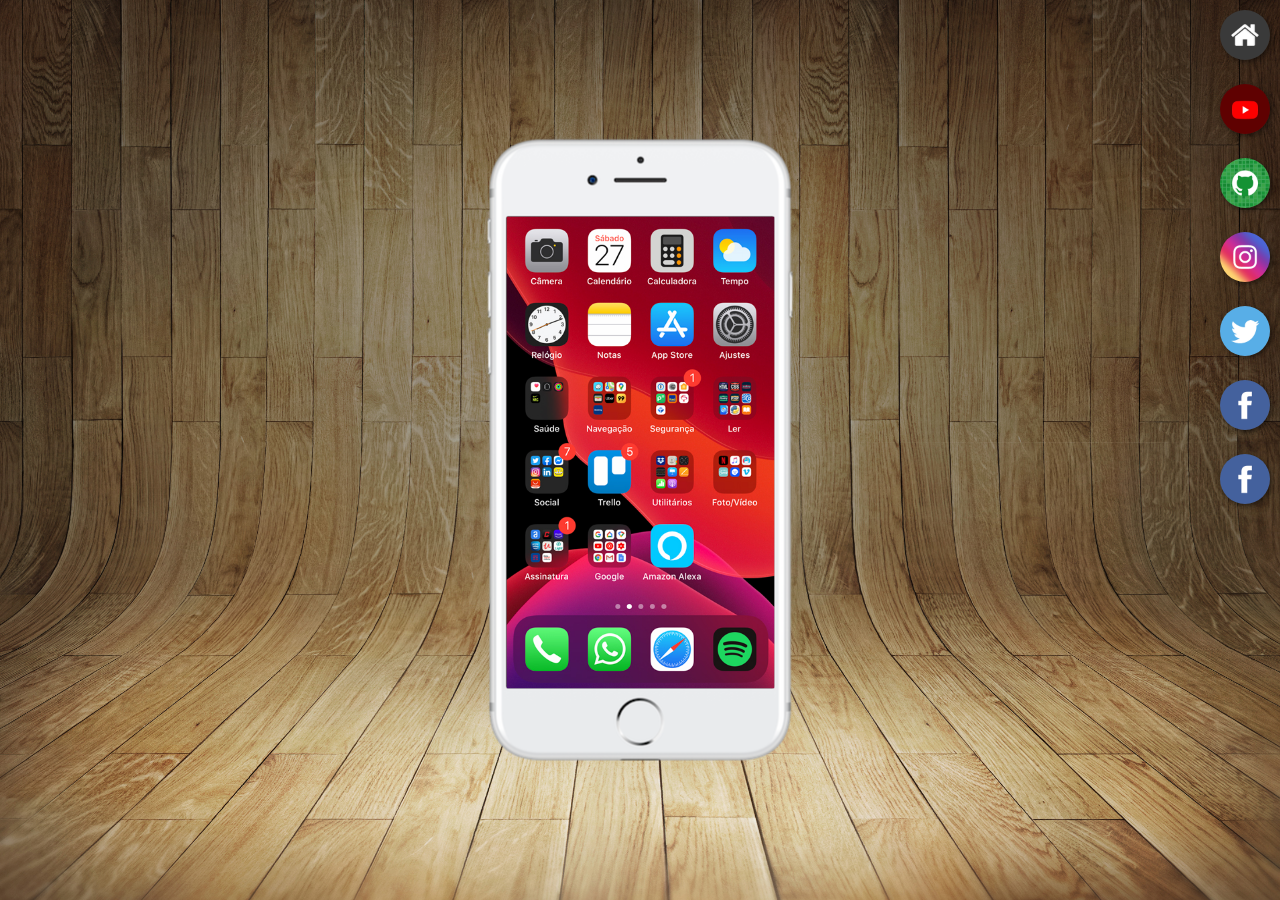
<file: index.html>
<!DOCTYPE html>
<html lang="pt-br">
<head>
    <meta charset="UTF-8">
    <meta http-equiv="X-UA-Compatible" content="IE=edge">
    <meta name="viewport" content="width=device-width, initial-scale=1.0">
    <link rel="shortcut icon" href="favicon.ico" type="image/x-icon">
    <title>Projeto Redes Socias</title>
    <link rel="stylesheet" href="./estilos/stylesheet.css">
</head>
<body>
    <main>
        <section id="telefone">
            <iframe src="./home.html" frameborder="0" name="tela" id="tela"></iframe>
        </section>
        <section id="redes-socias">
            <a href="home.html" target="tela"><img src="./imagens/logo-home.jpg" alt="home" target="tela"></a><br>
            <a href="./youtube.html"  target="tela" ><img src="./imagens/logo-youtube.jpg" alt="youtube"></a><br>
            <a href="./github.html" target="tela"><img src="./imagens/logo-github.jpg" alt="github"></a><br>
            <a href="./instagram.html" target="tela"><img src="./imagens/logo-instagram.jpg" alt="instagram"></a><br>
            <a href="./twitter.html" target="tela"><img src="./imagens/logo-twitter.jpg" alt="twitter"></a><br>
            <a href="./facebook.html" target="tela"><img src="./imagens/logo-facebook.jpg" alt="facebook"></a><br>

            <a href="./facebook.html" target="tela"><button></button></a>
        </section>
    </main>
</body>
</html>
</file>
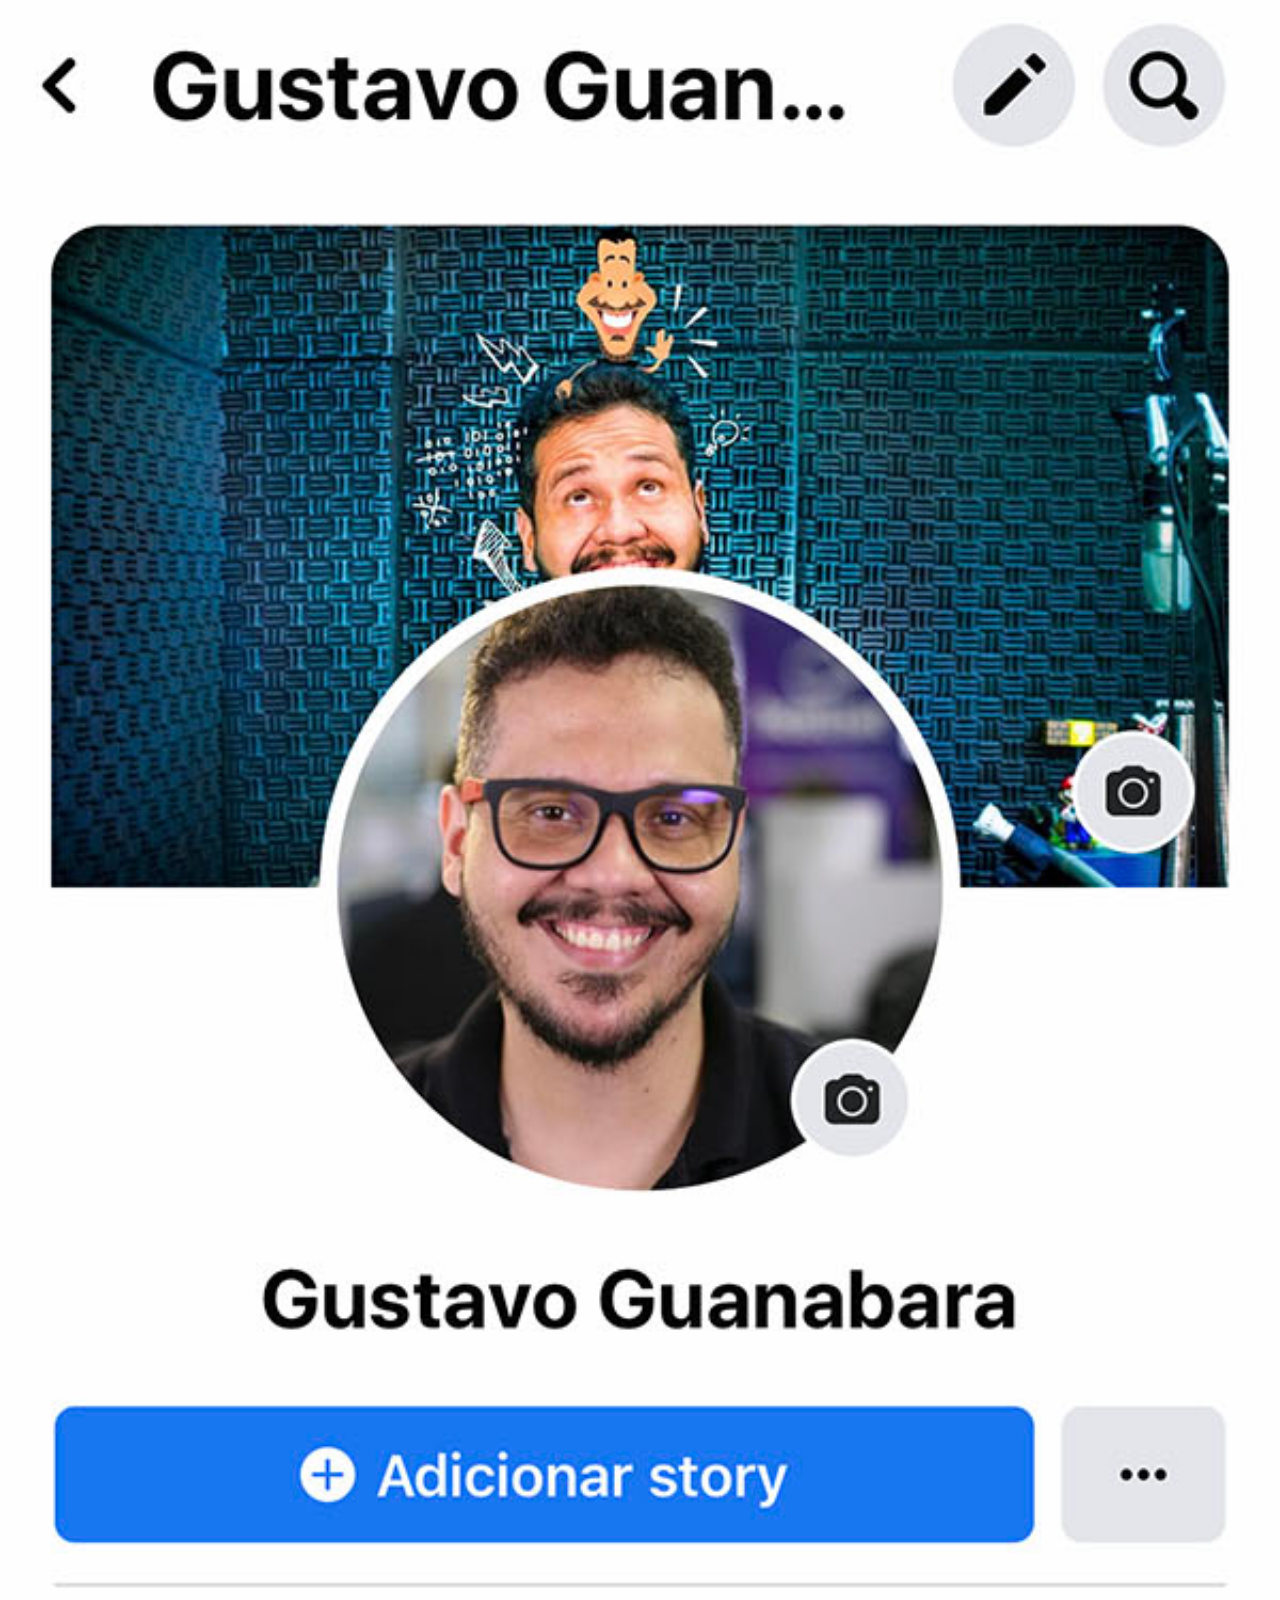
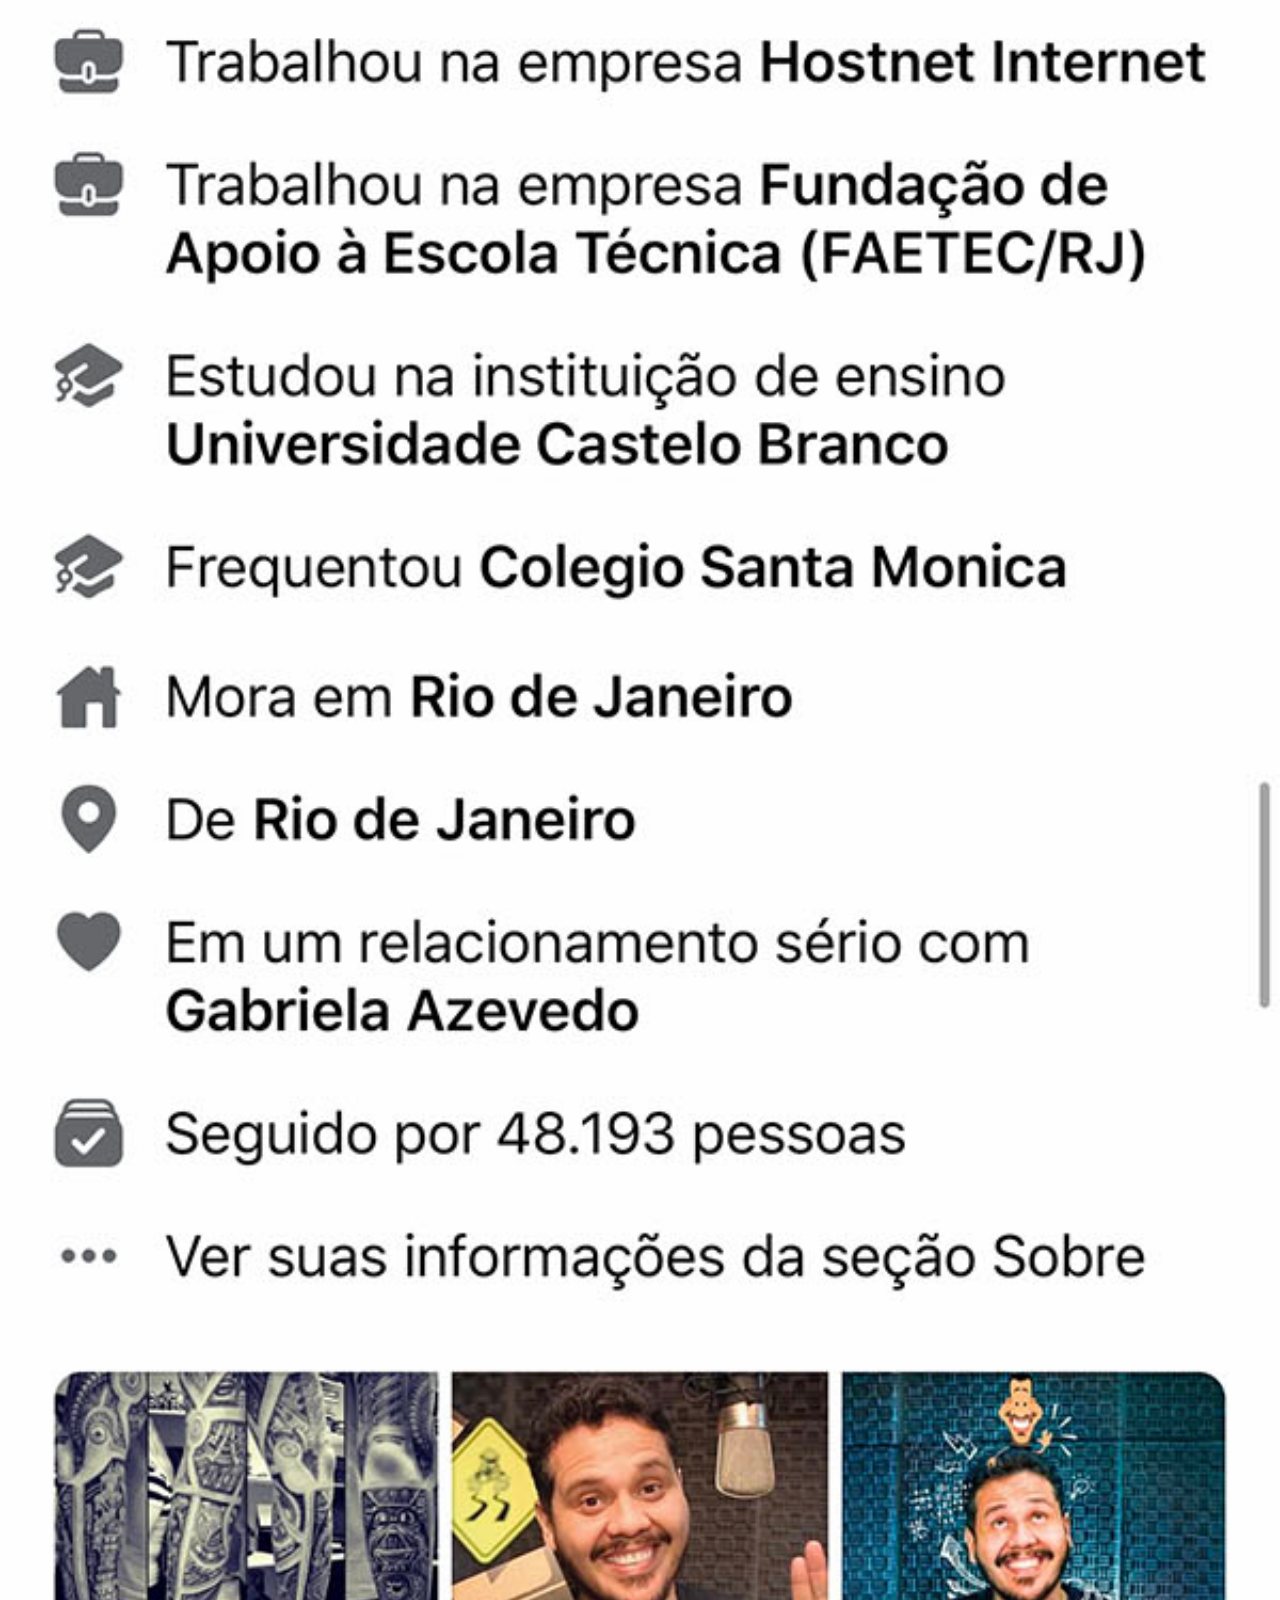
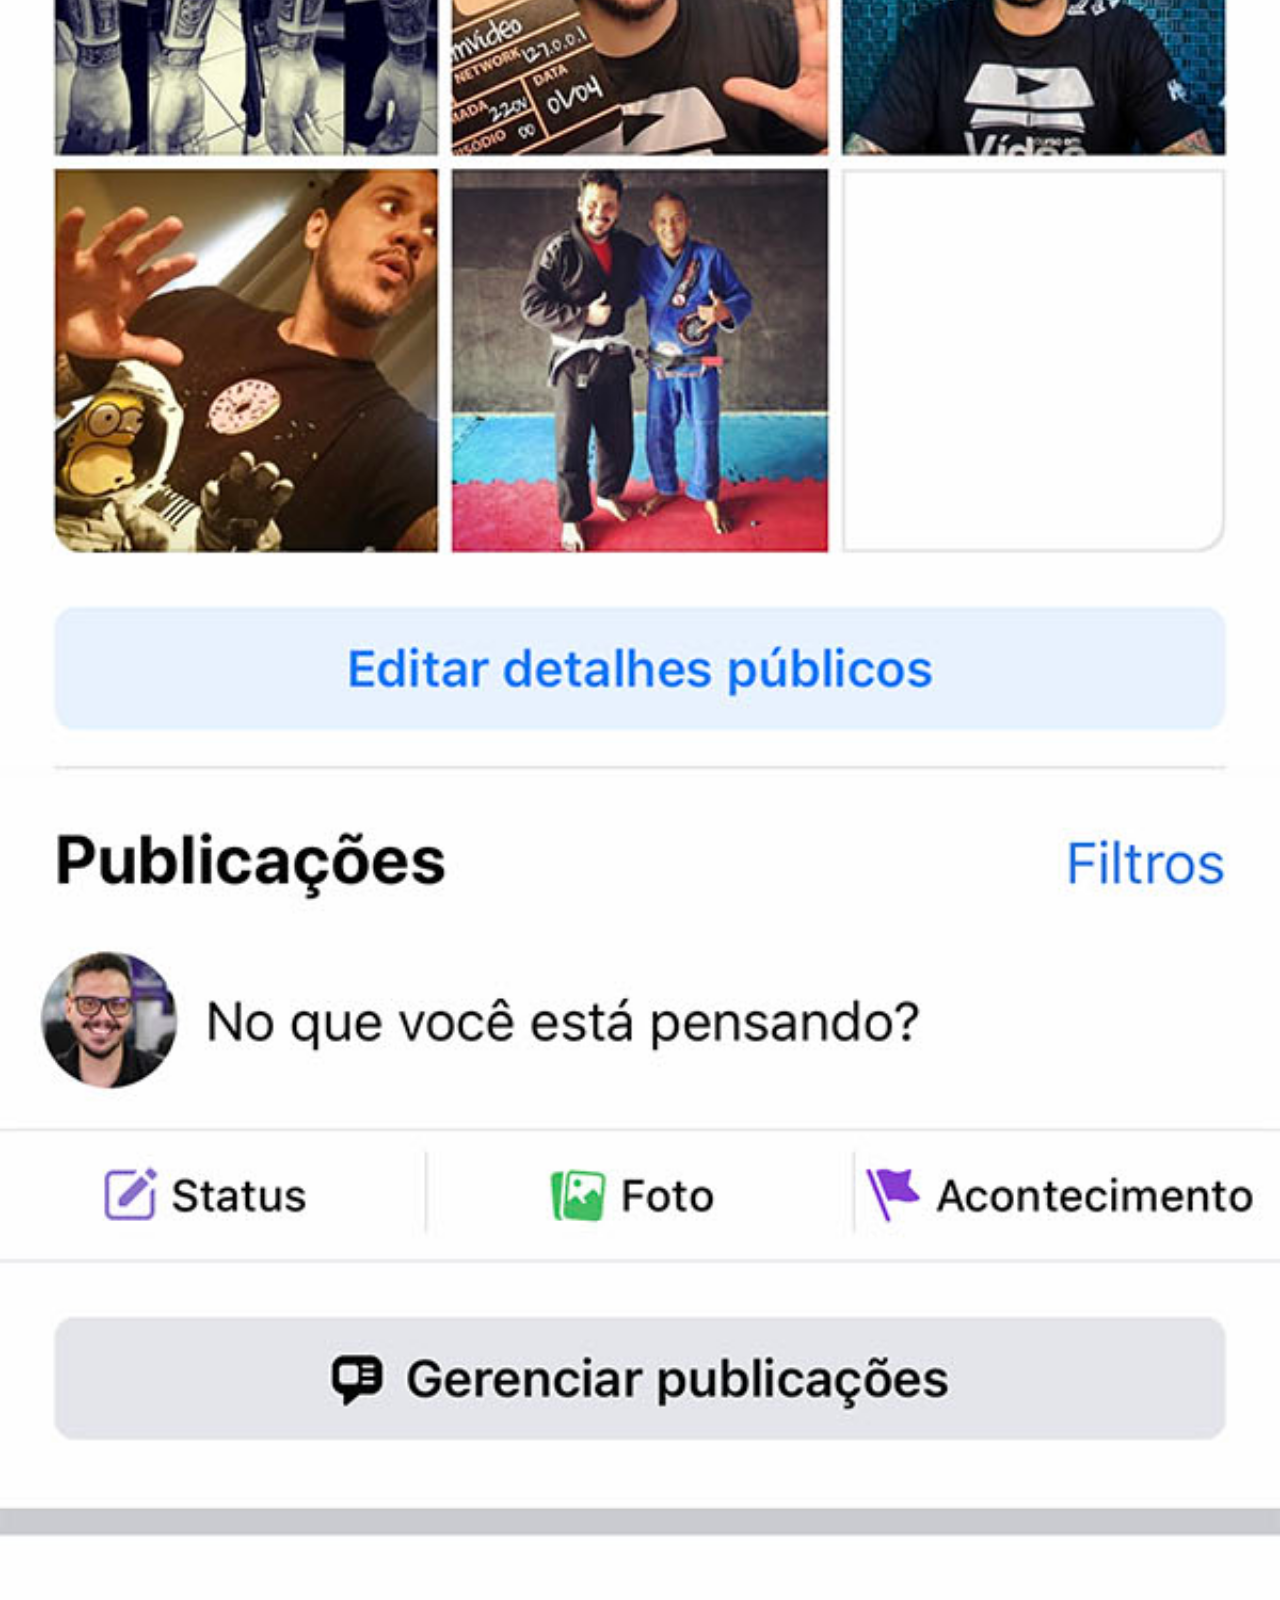
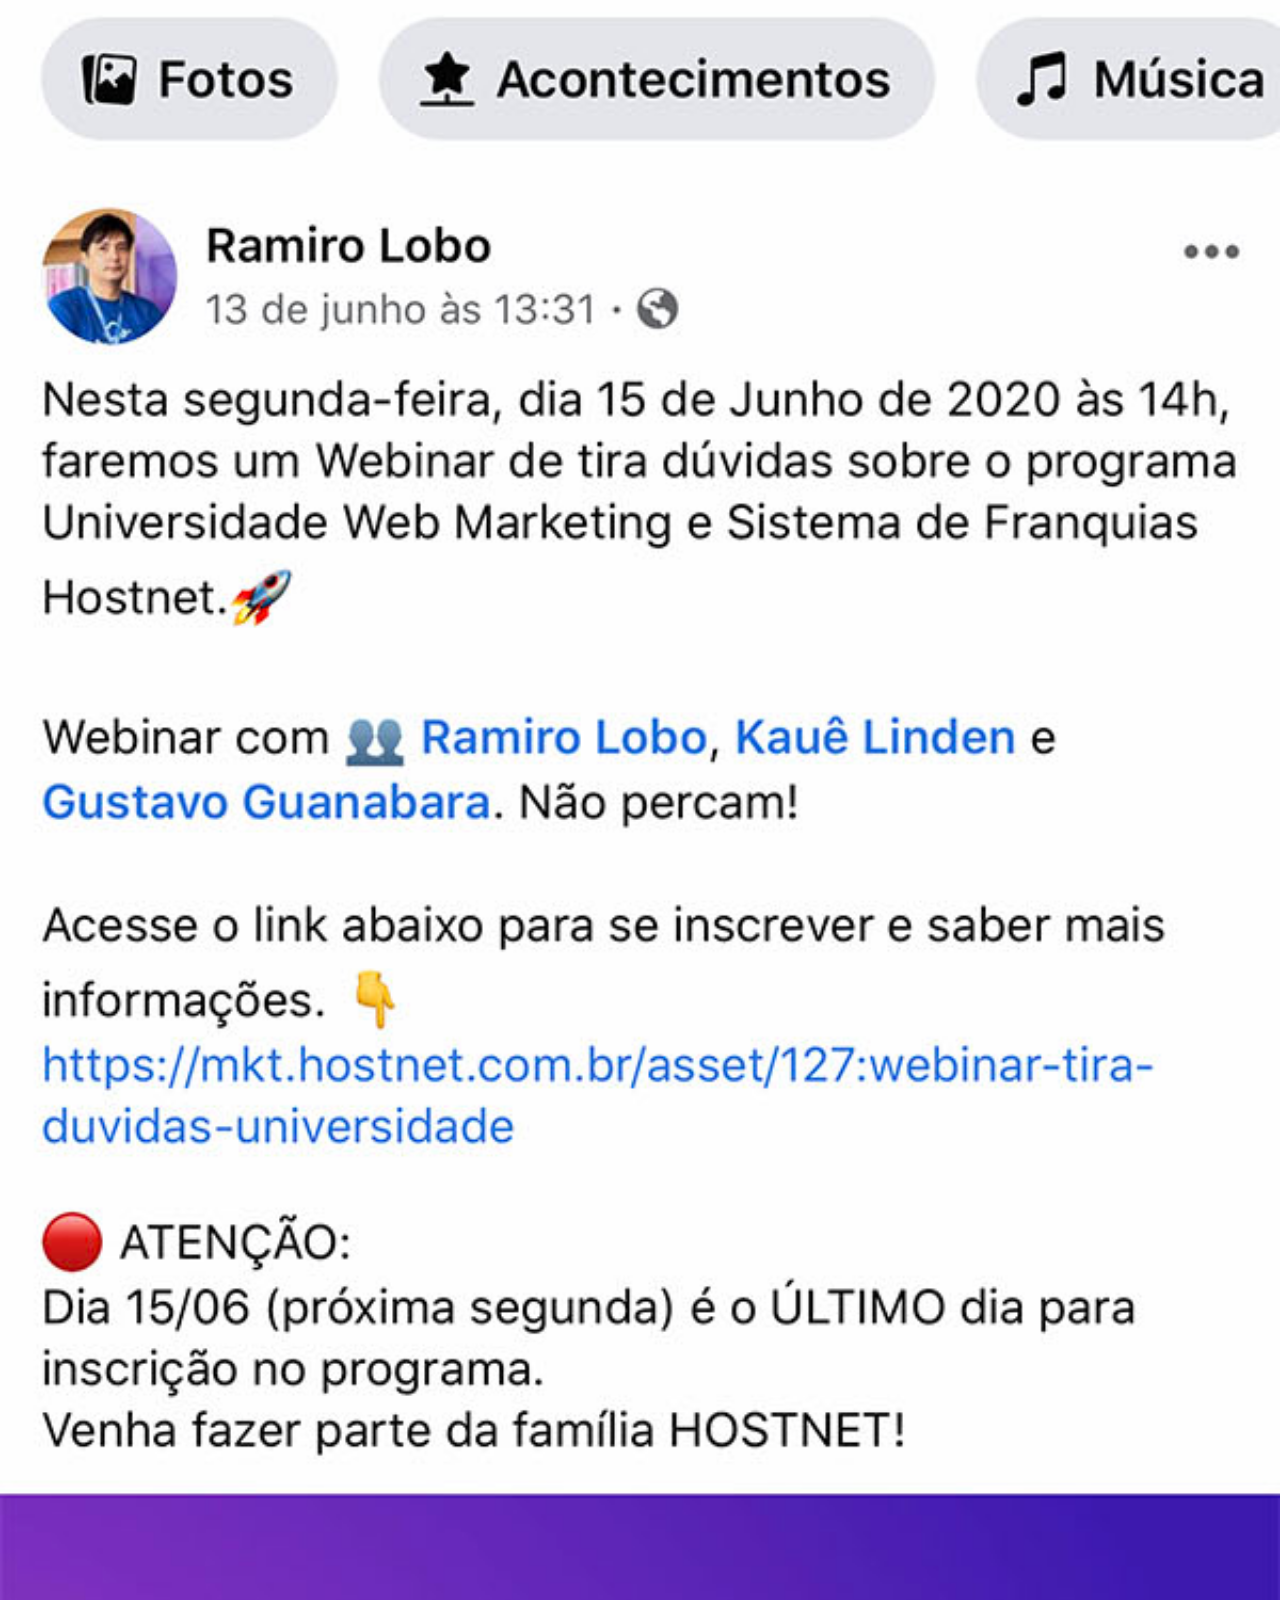
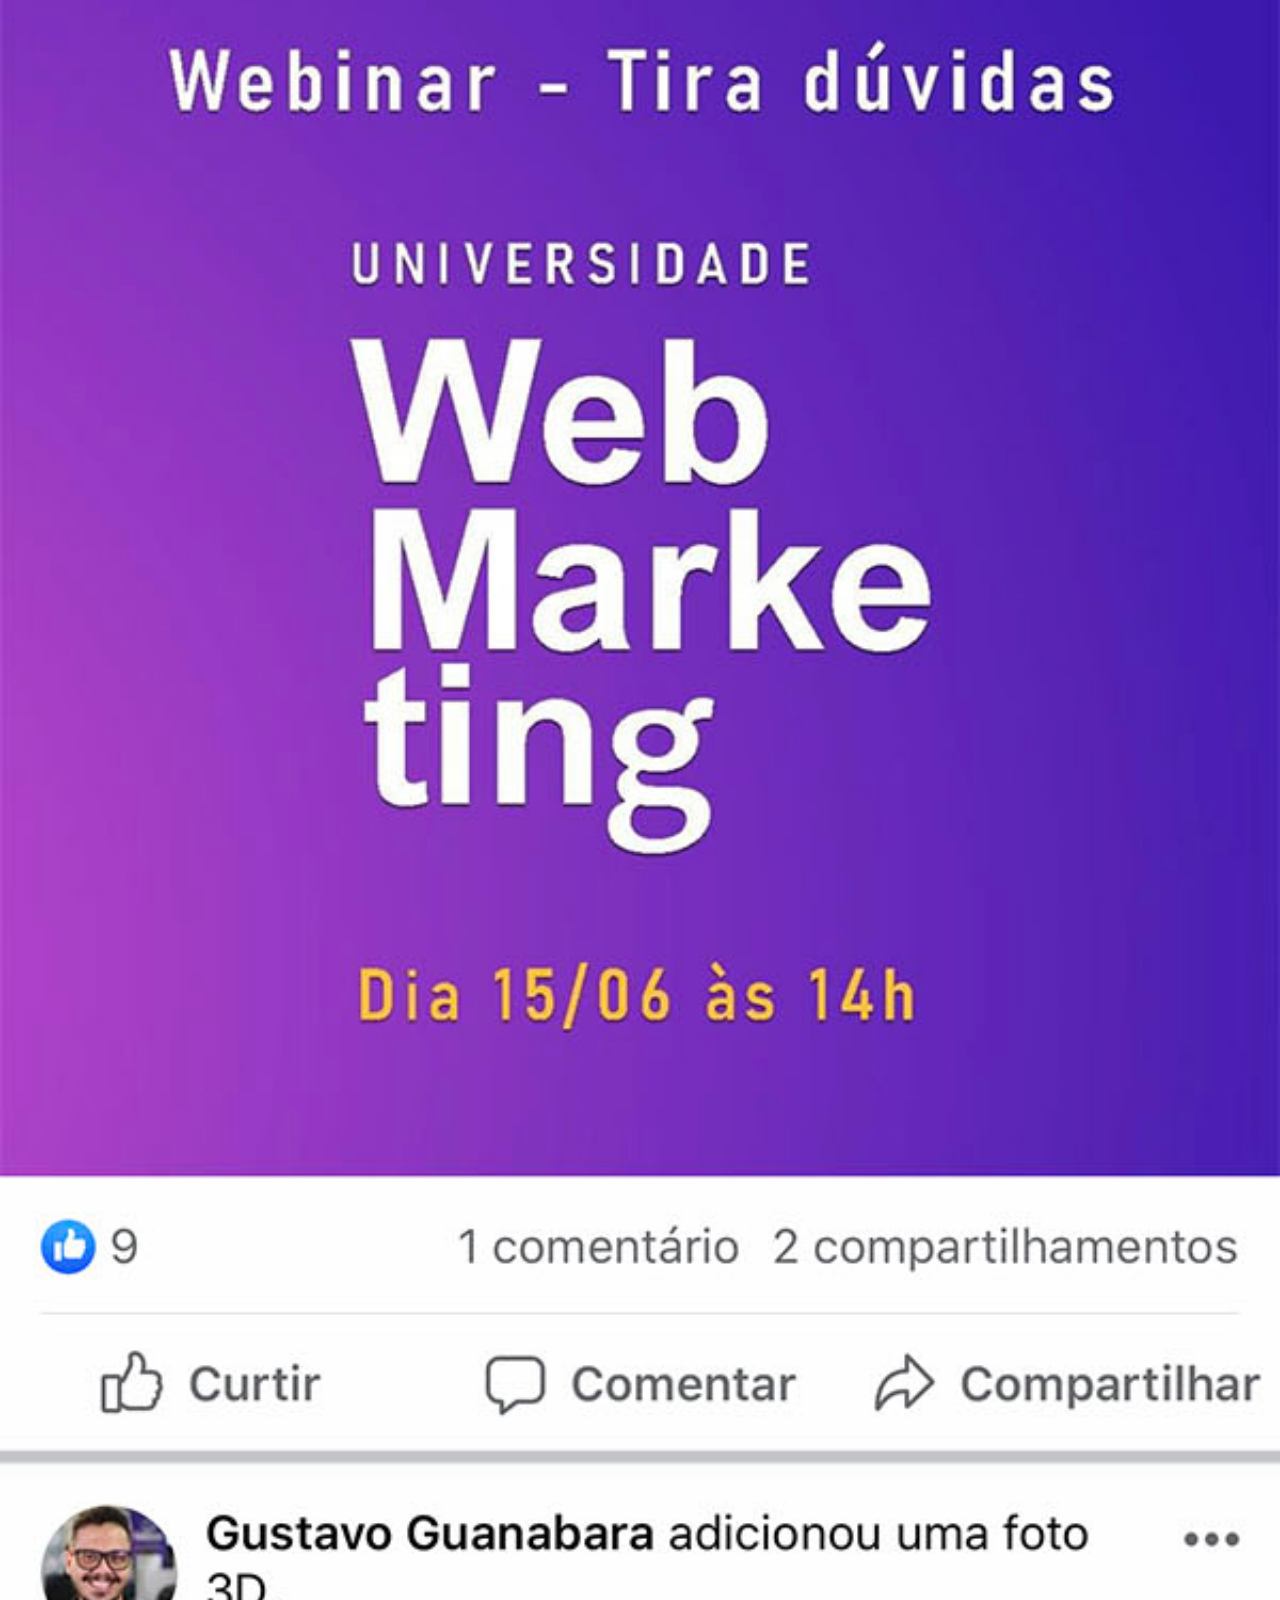
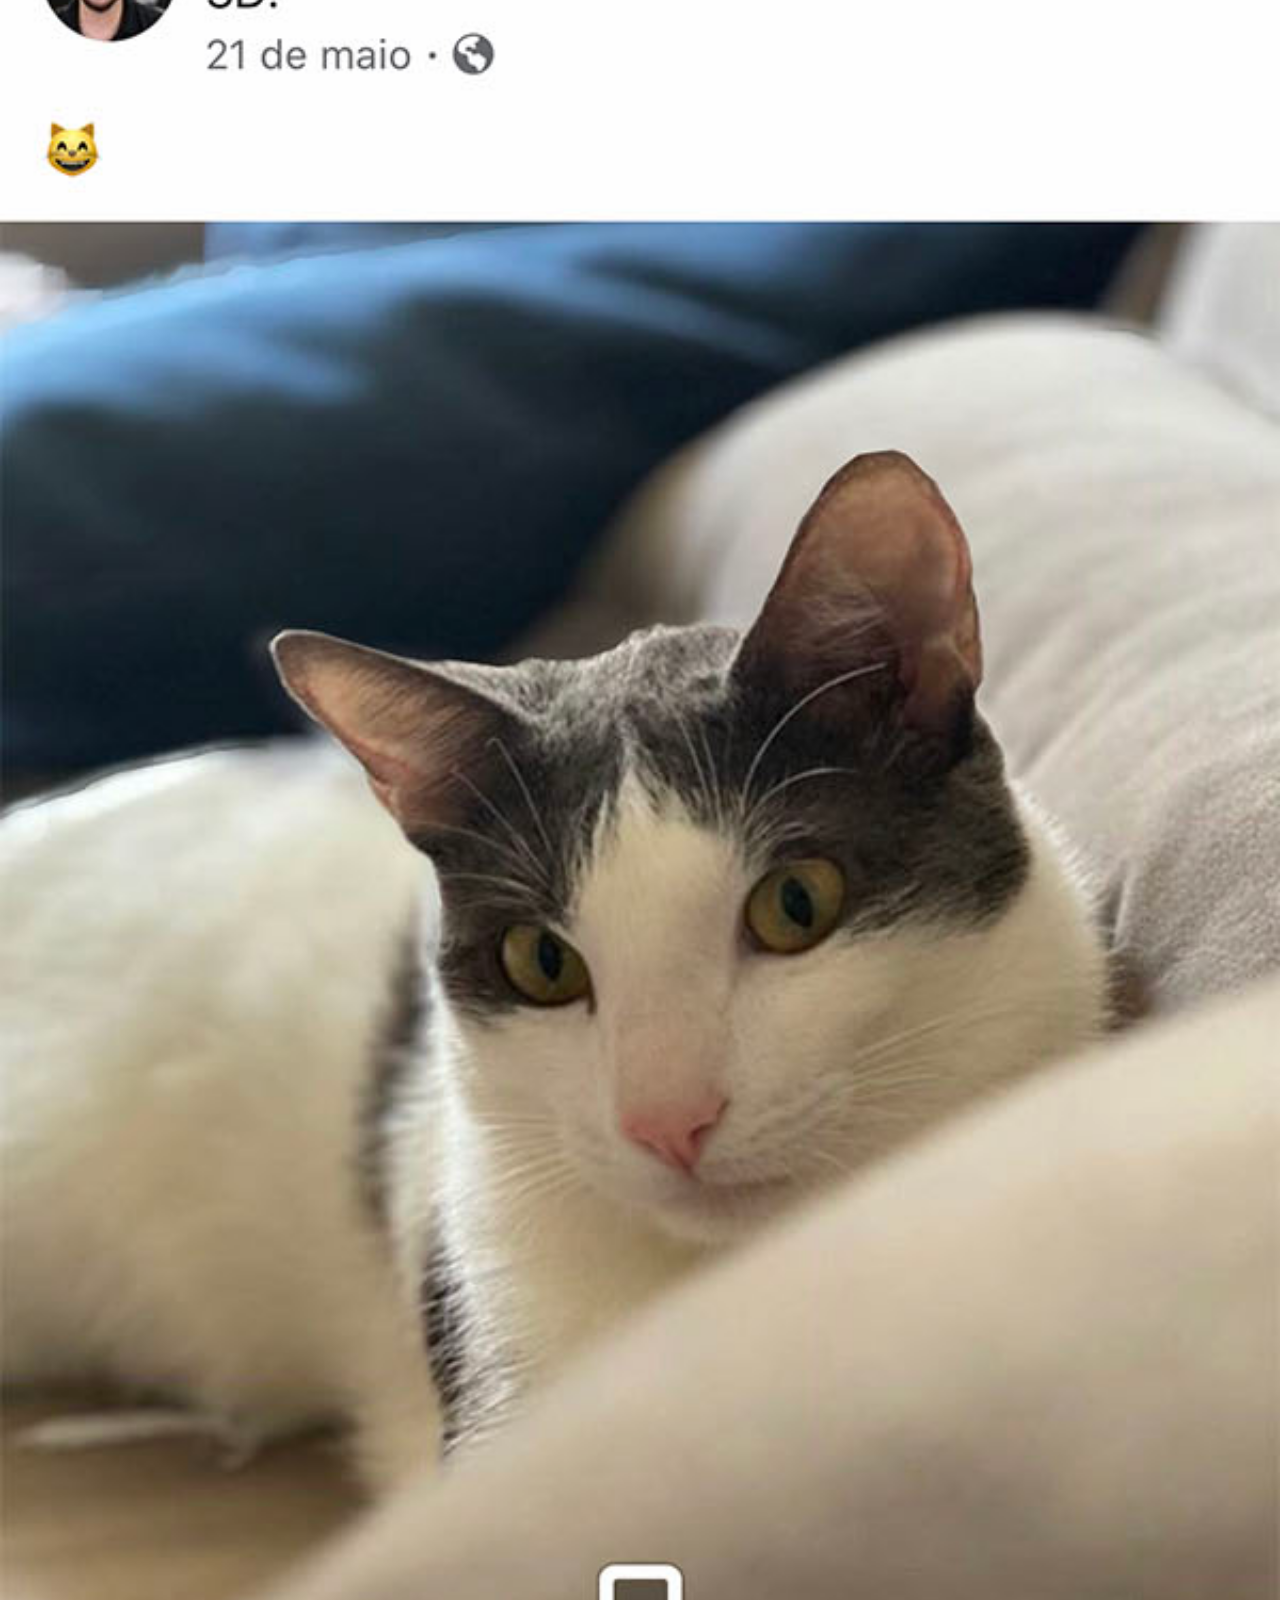
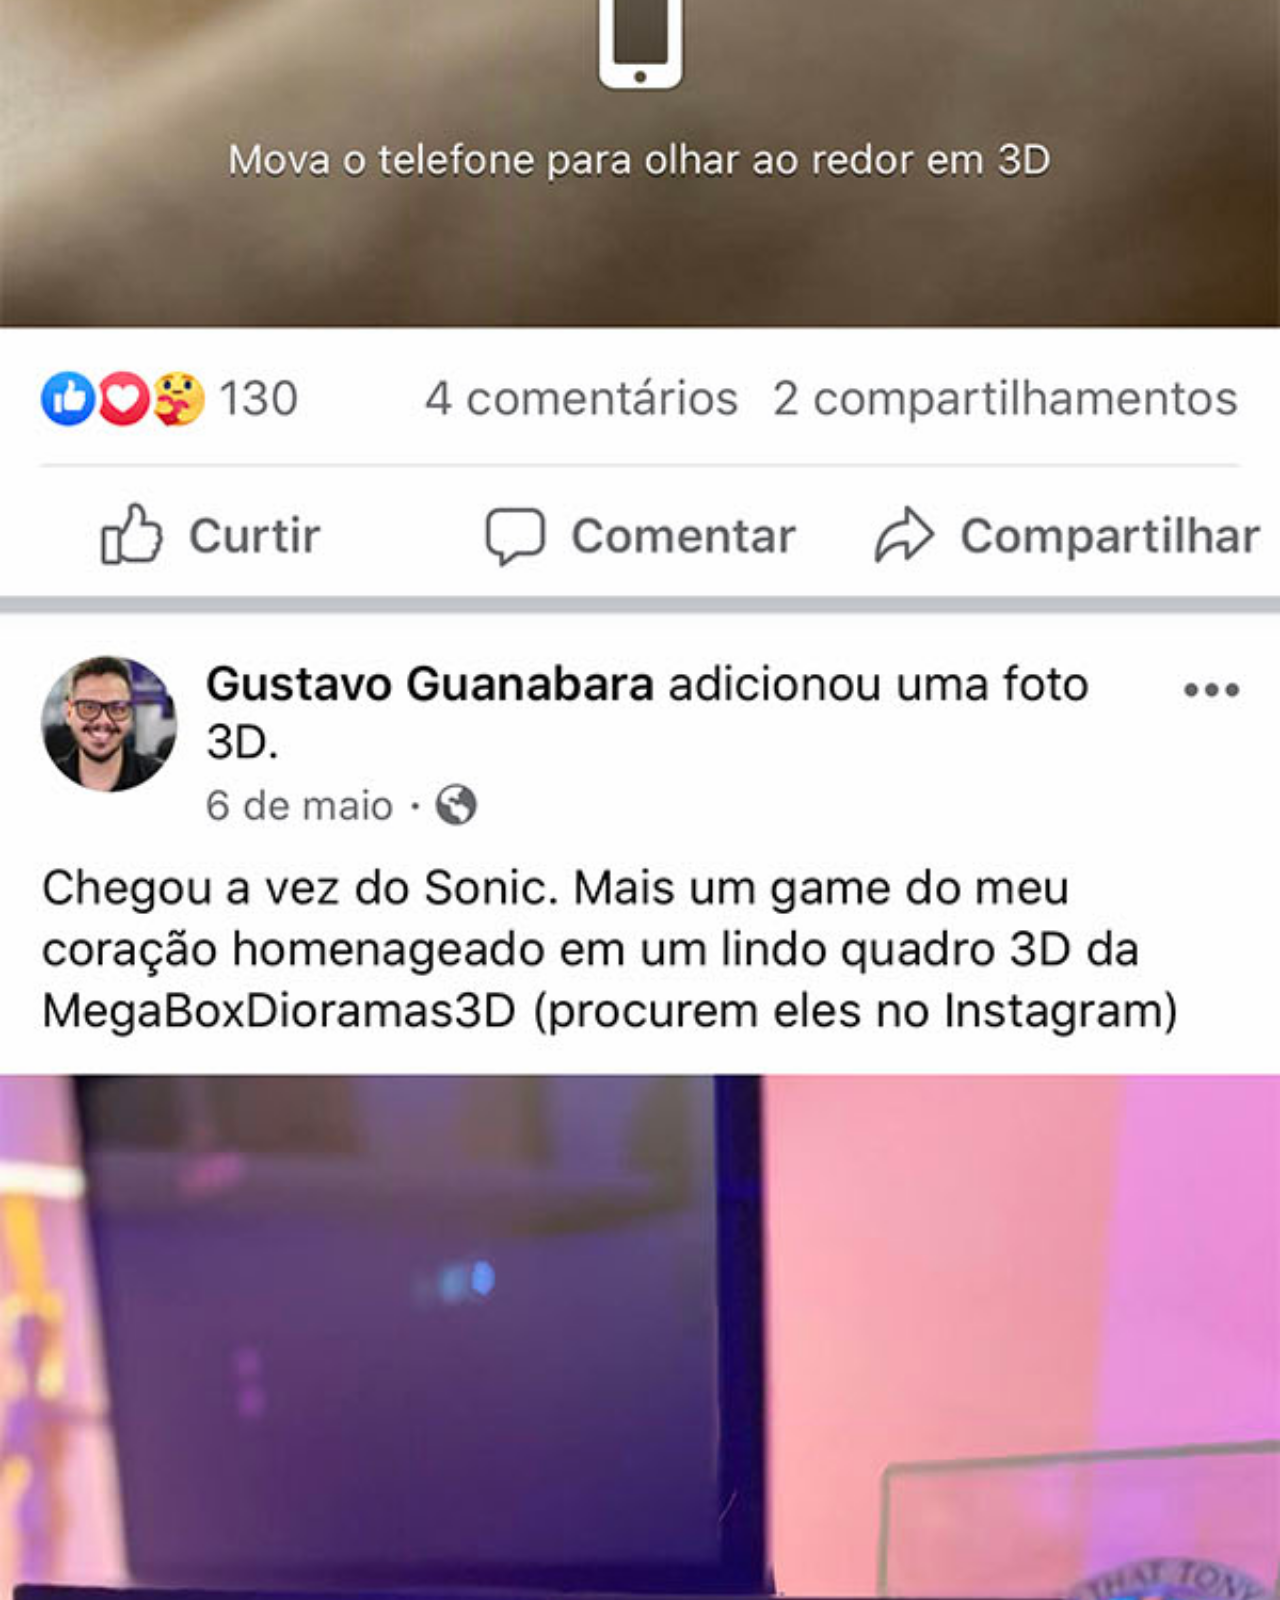
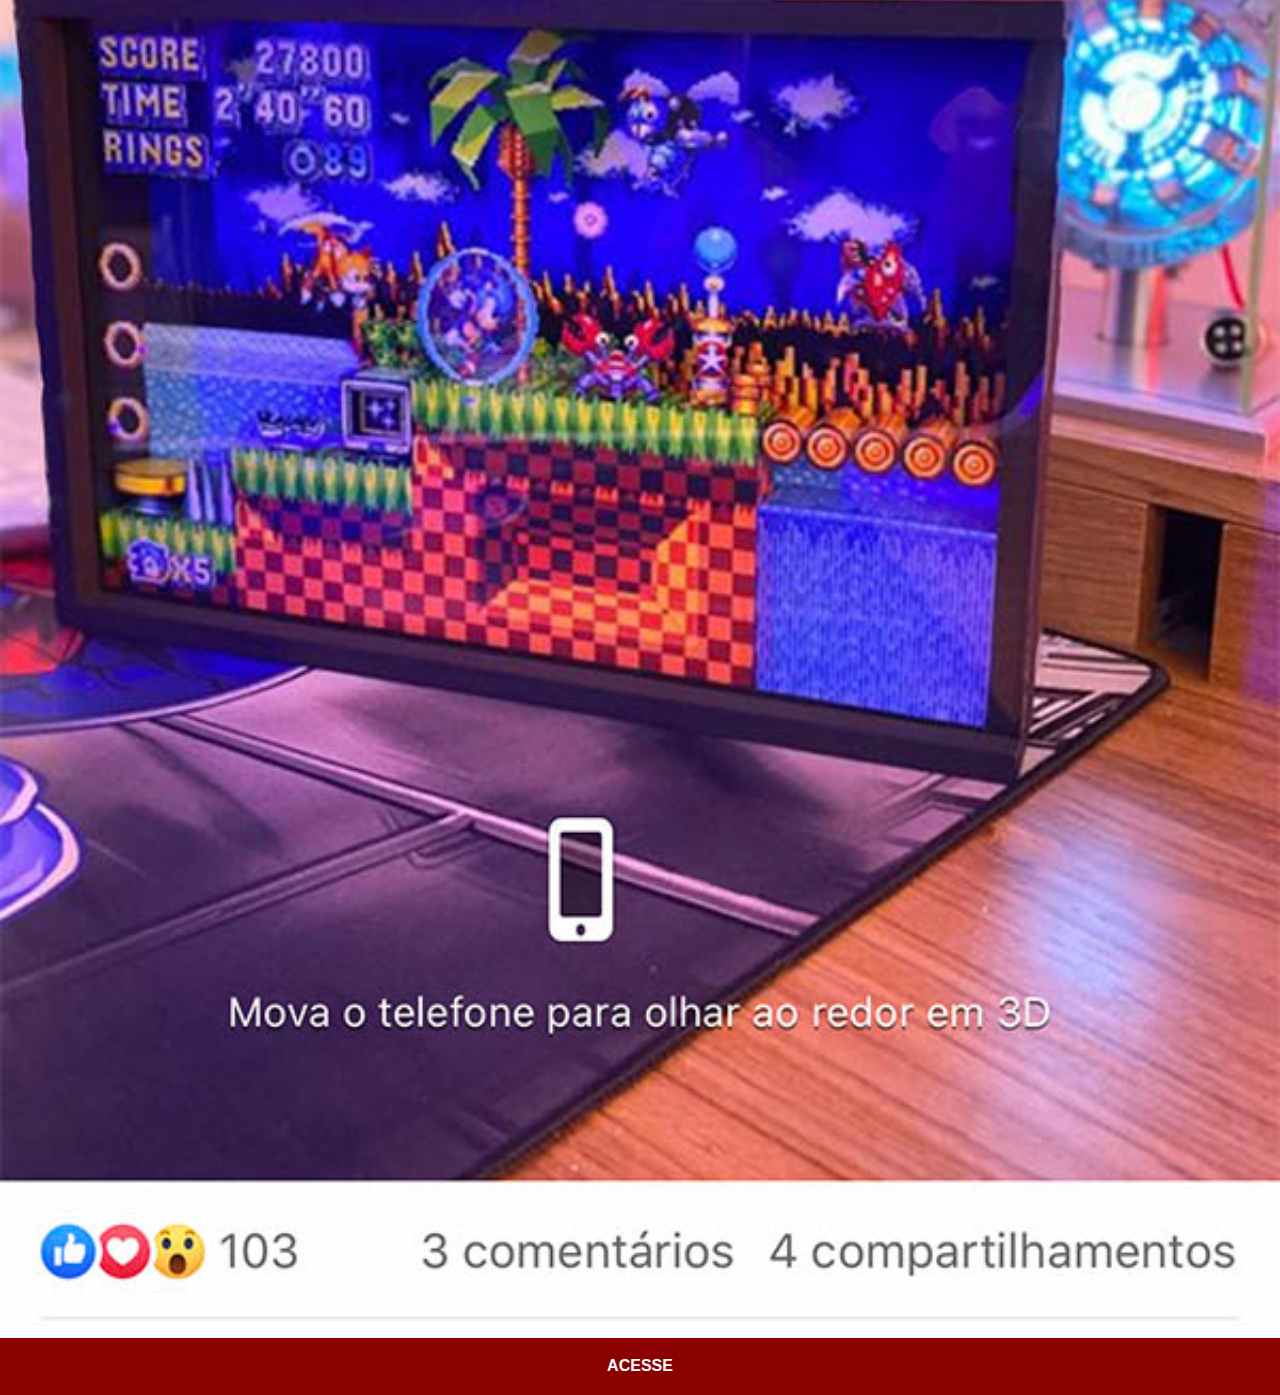
<file: facebook.html>
<!DOCTYPE html>
<html lang="pt-br">
<head>
    <meta charset="UTF-8">
    <meta http-equiv="X-UA-Compatible" content="IE=edge">
    <meta name="viewport" content="width=device-width, initial-scale=1.0">
    <title>Facebook</title>
    <link rel="stylesheet" href="./estilos/social.css">
</head>
<body>
    <img src="./imagens/tela-facebook.jpg" alt="Facebook">
    <a href="https://fr-fr.facebook.com/" target="_blank">ACESSE</a>
</body>
</html>
</file>
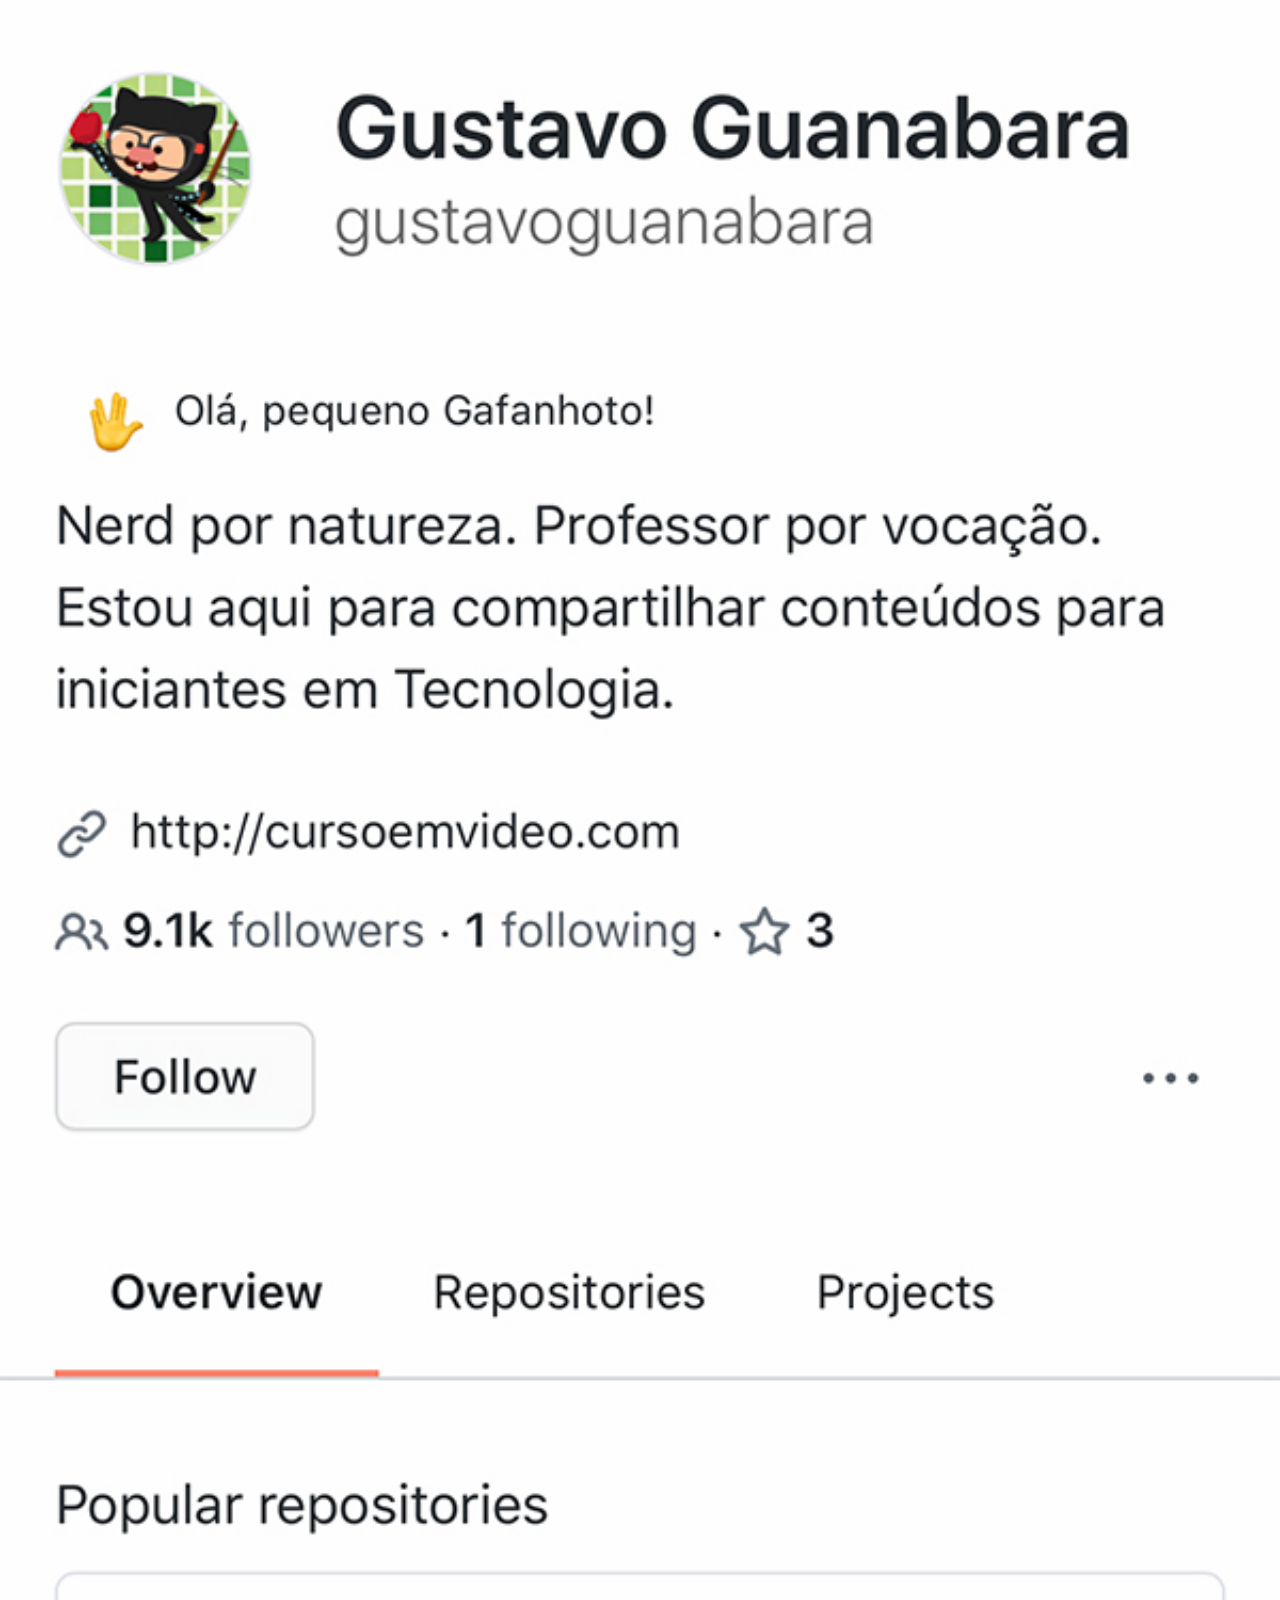
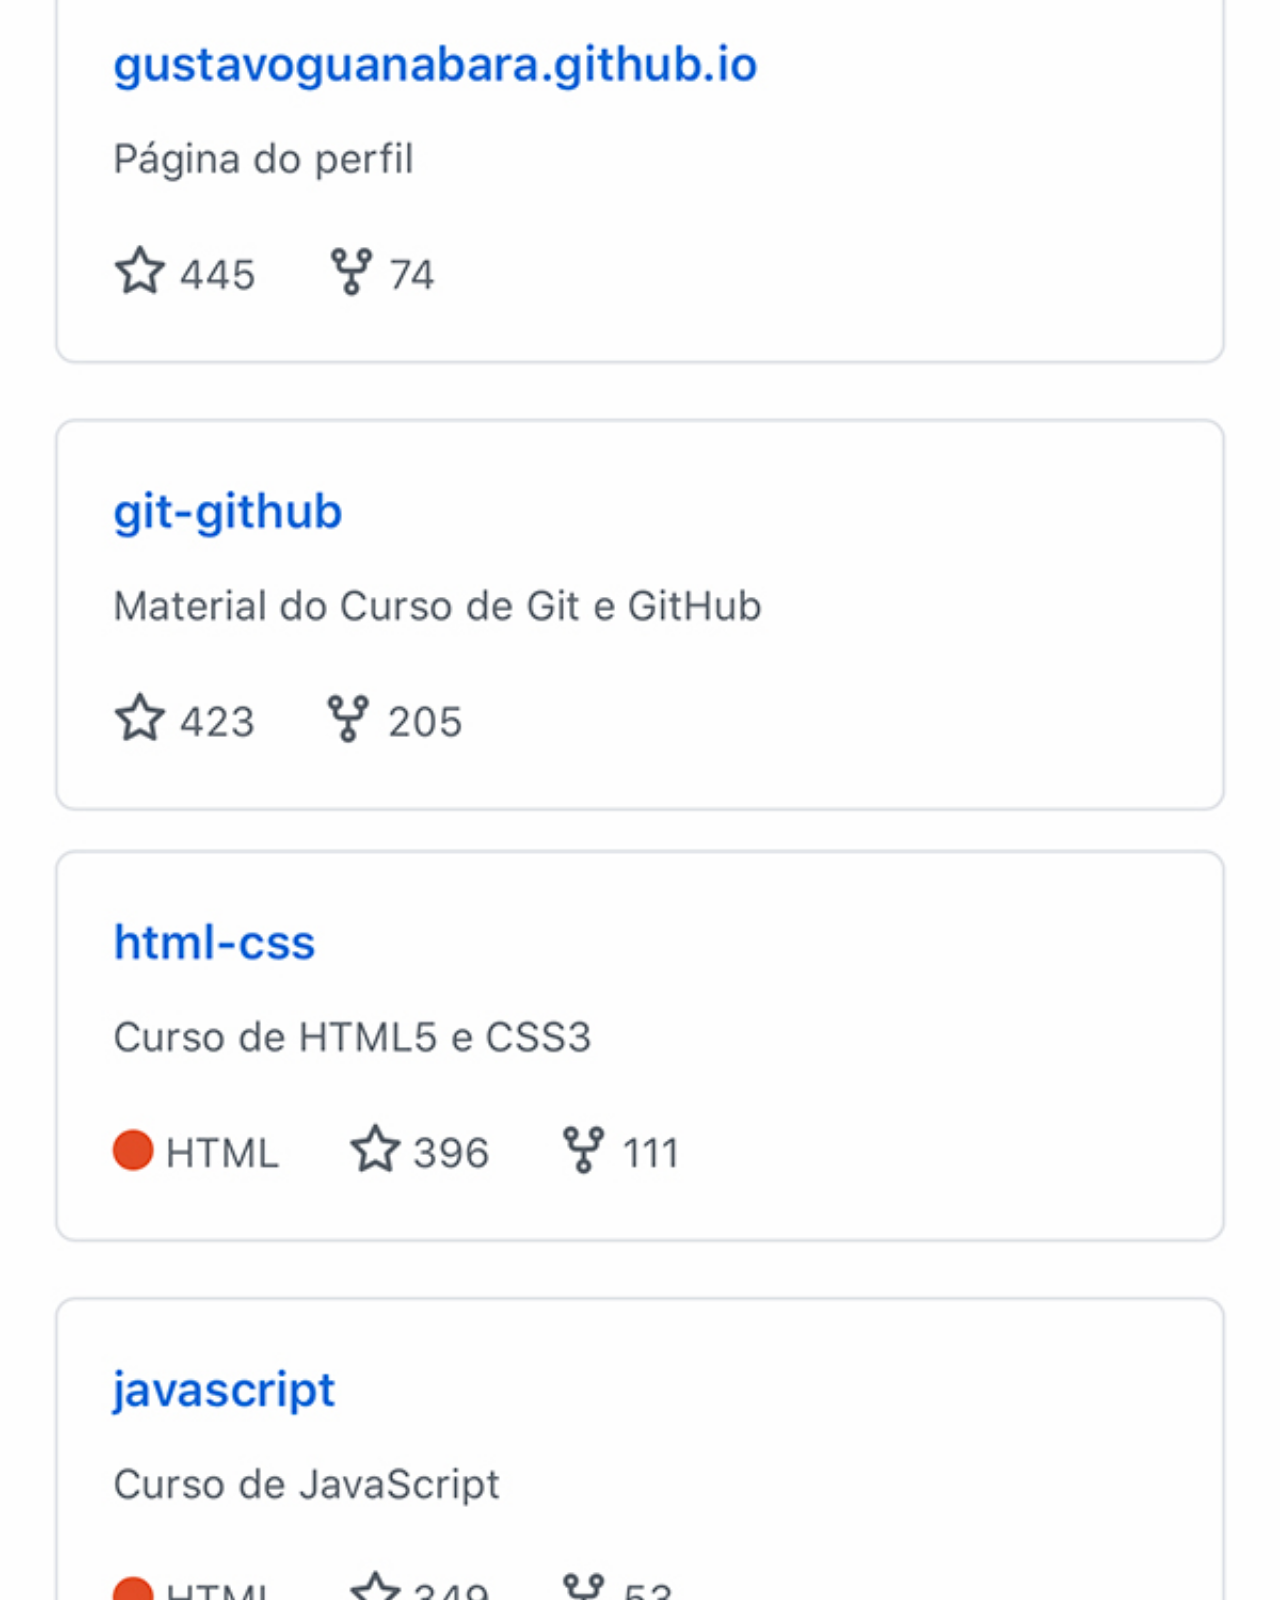
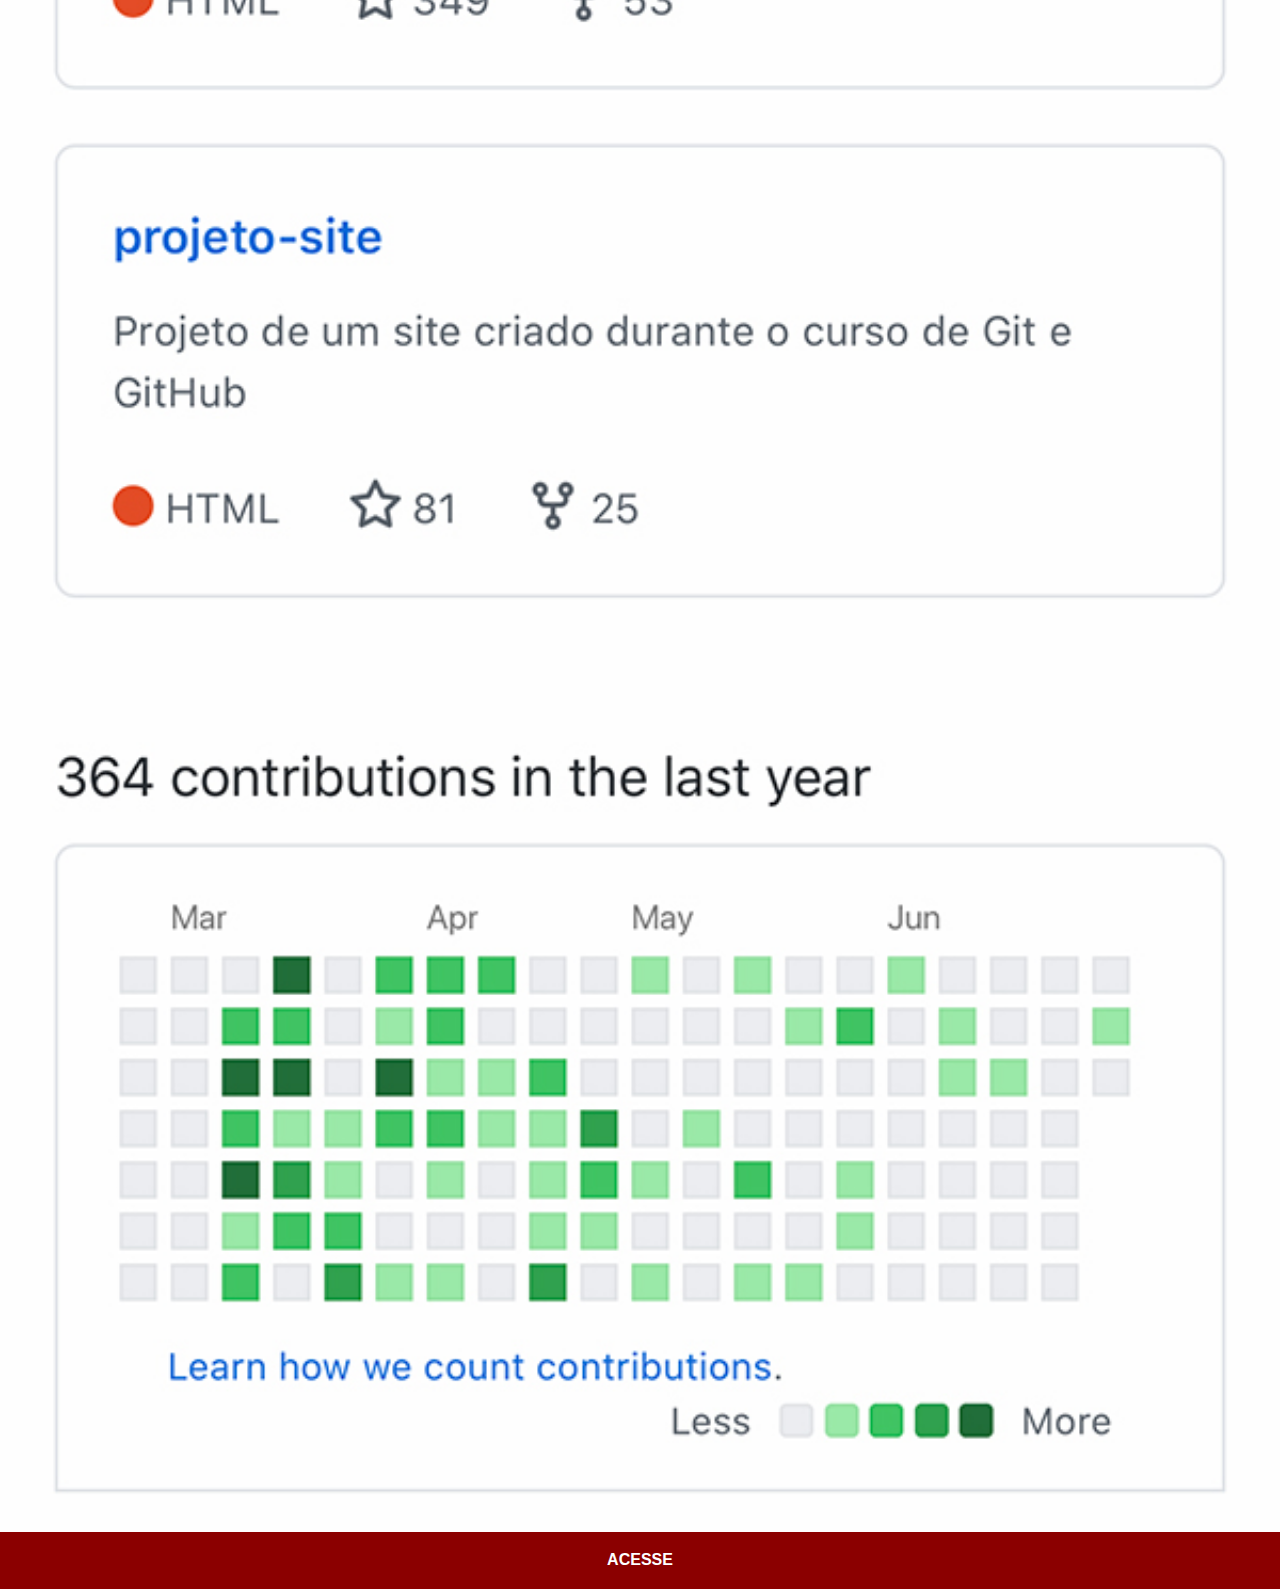
<file: github.html>
<!DOCTYPE html>
<html lang="pt-br">
<head>
    <meta charset="UTF-8">
    <meta http-equiv="X-UA-Compatible" content="IE=edge">
    <meta name="viewport" content="width=device-width, initial-scale=1.0">
    <title>GitHub</title>
    <link rel="stylesheet" href="./estilos/social.css">
</head>
<body>
    <img src="./imagens/tela-github.jpg" alt="GitHub">
    <a href="https://github.com/">ACESSE</a>   
</body>
</html>
</file>
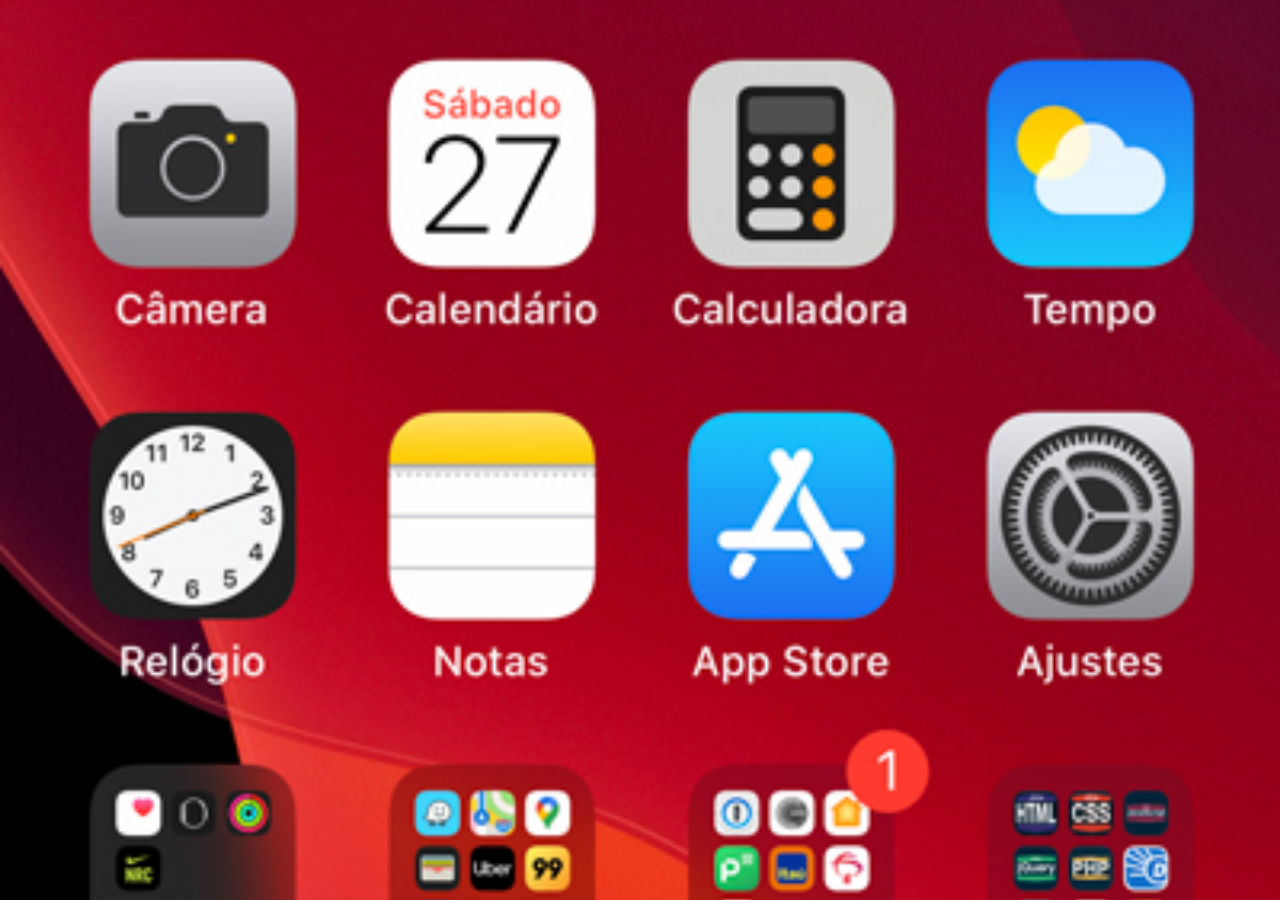
<file: home.html>
<!DOCTYPE html>
<html lang="en">
<head>
    <meta charset="UTF-8">
    <meta http-equiv="X-UA-Compatible" content="IE=edge">
    <meta name="viewport" content="width=device-width, initial-scale=1.0">
    <title>Home</title>
    <style>
        *{
            margin: 0;
            padding: 0;
        }

        body{
            height: 100vh;
            width: 100vw;
            background-image:url("imagens/tela-home.jpg");
            background-repeat: no-repeat;
            background-position: top center;
            background-size: cover;
        }
    </style>
</head>
<body>
    
</body>
</html>
</file>
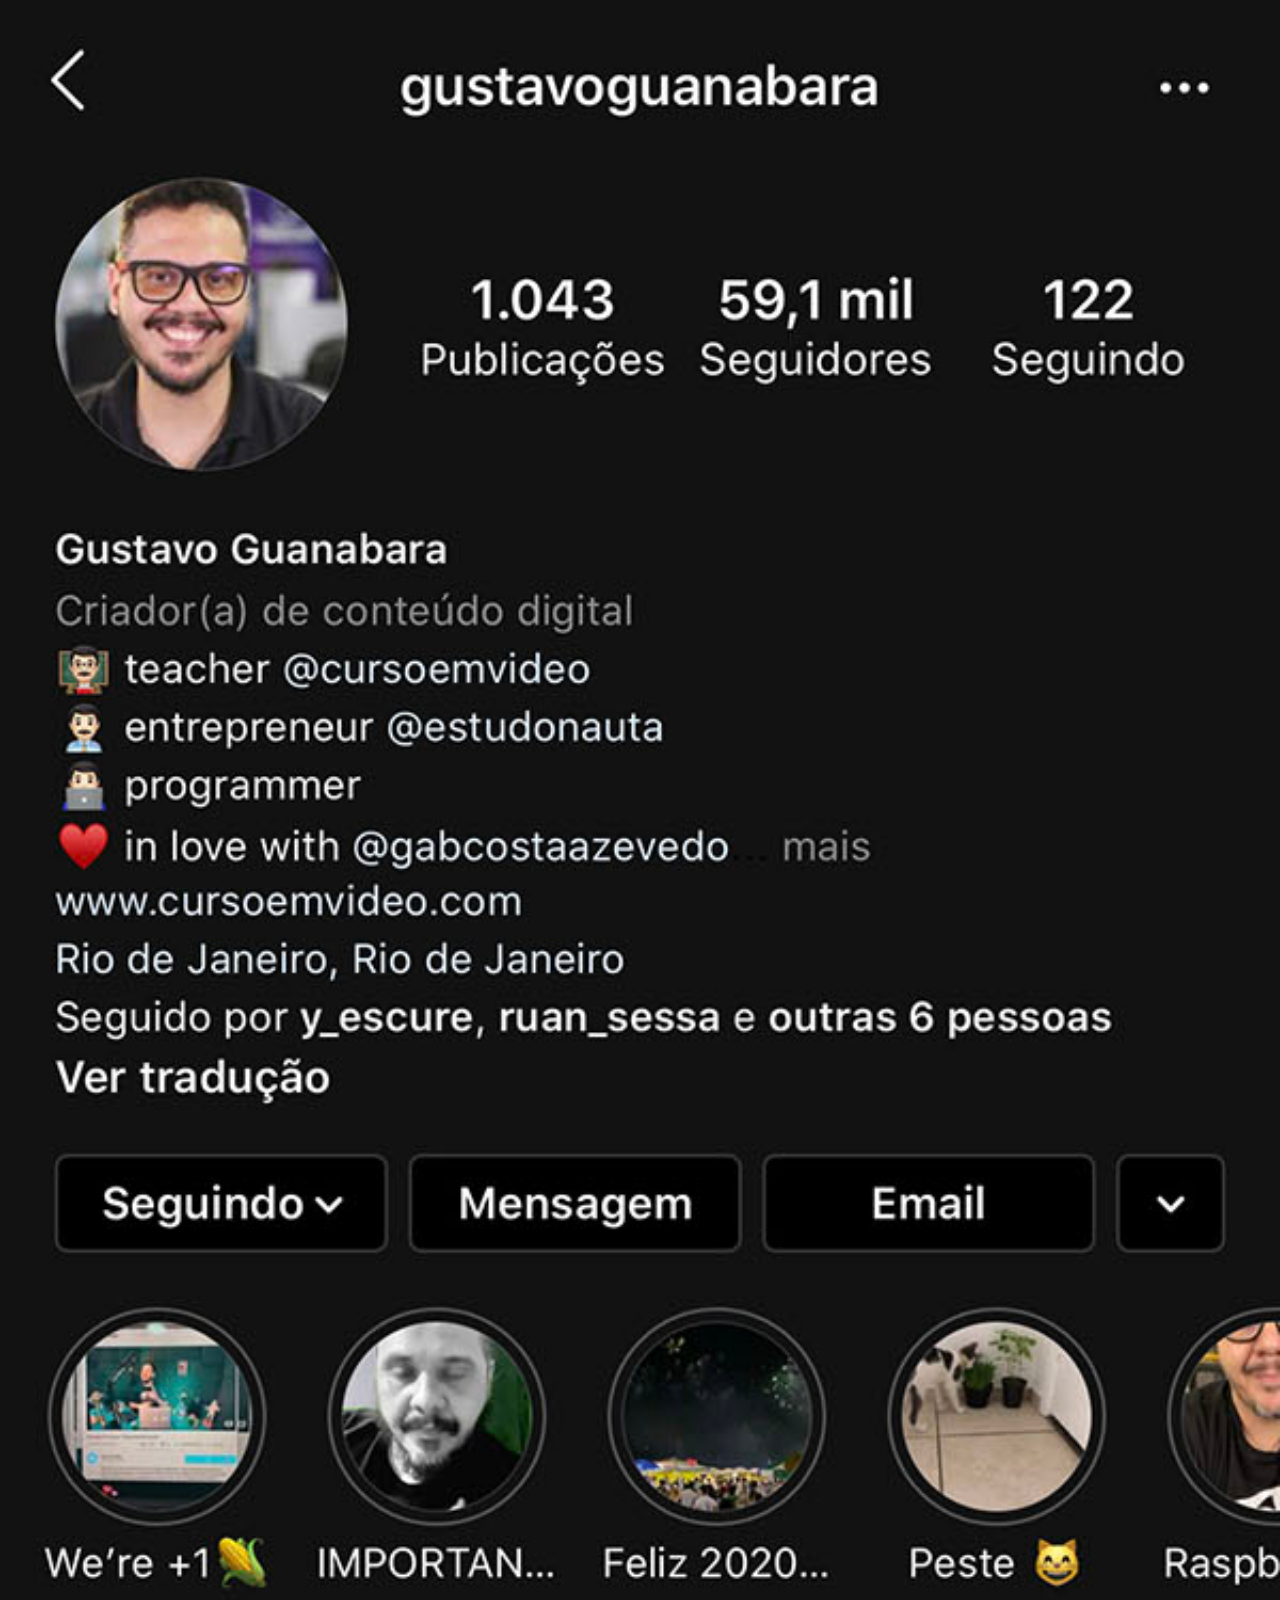
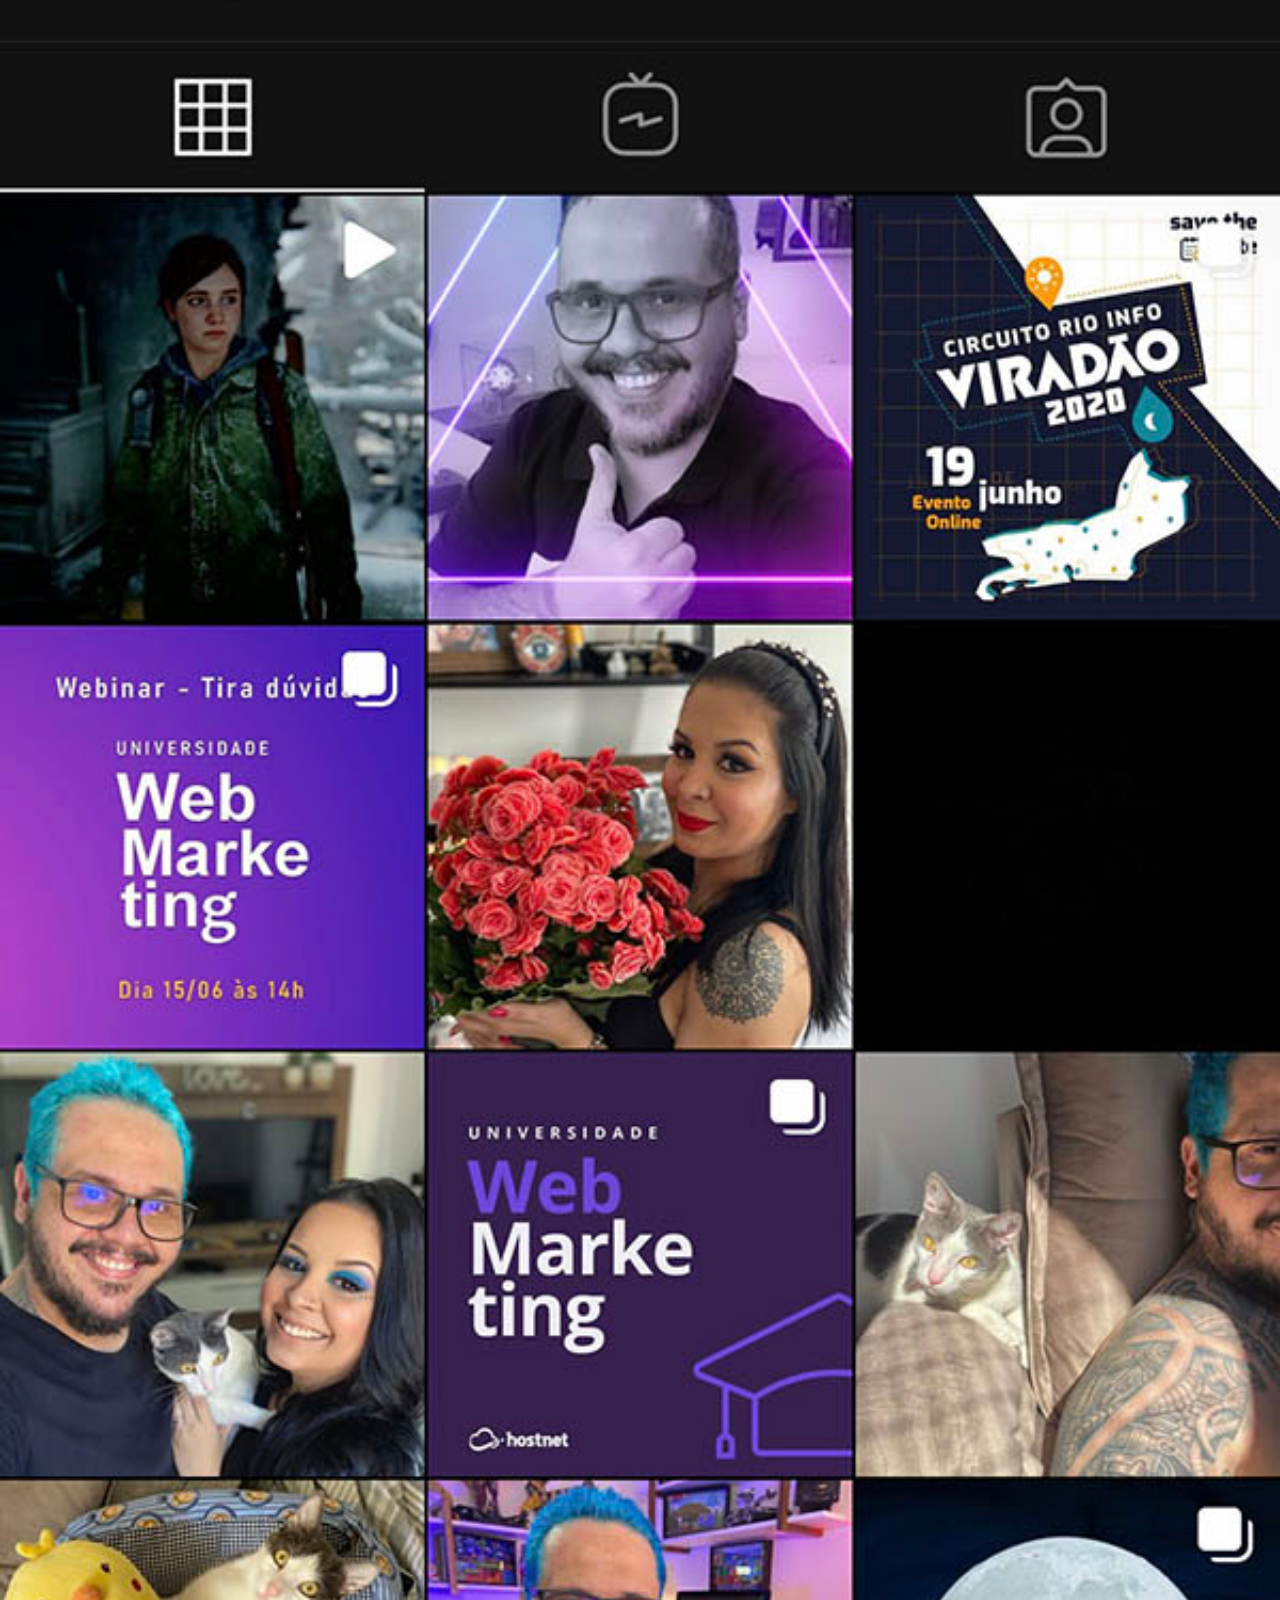
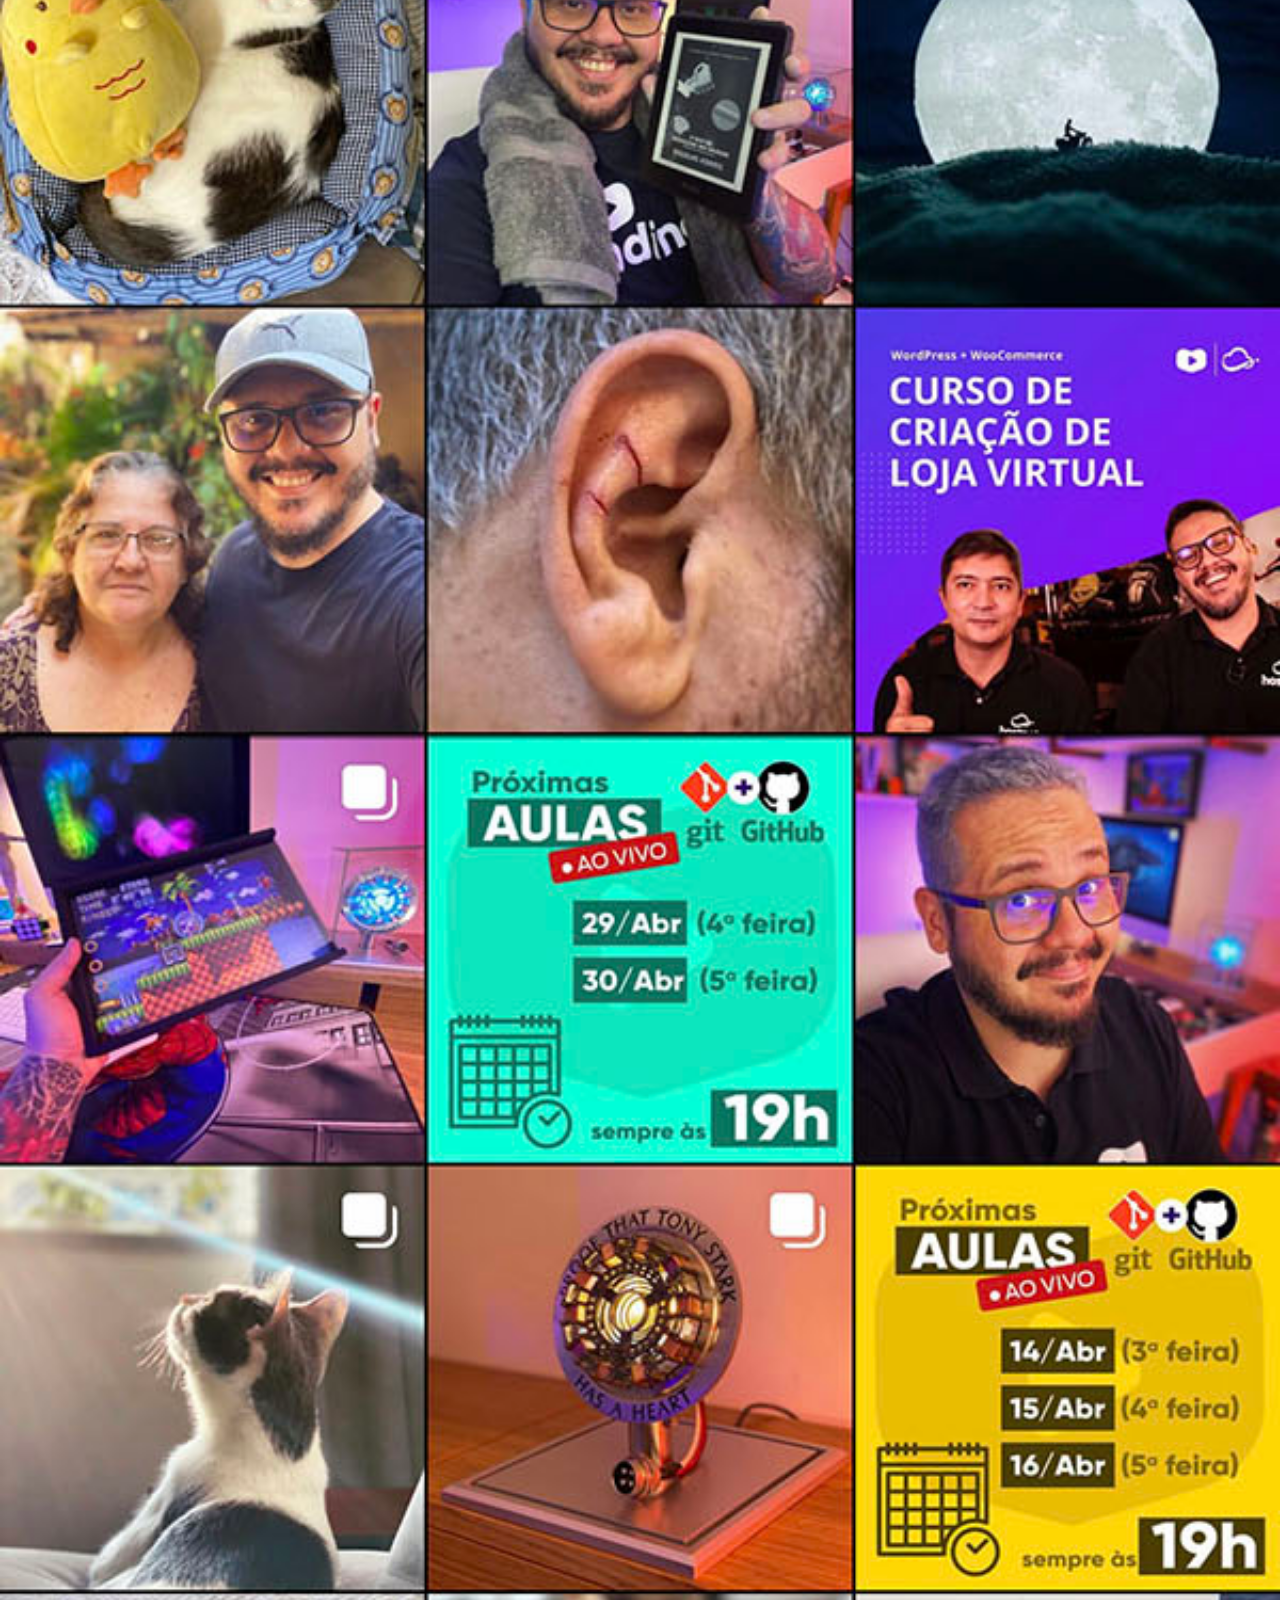
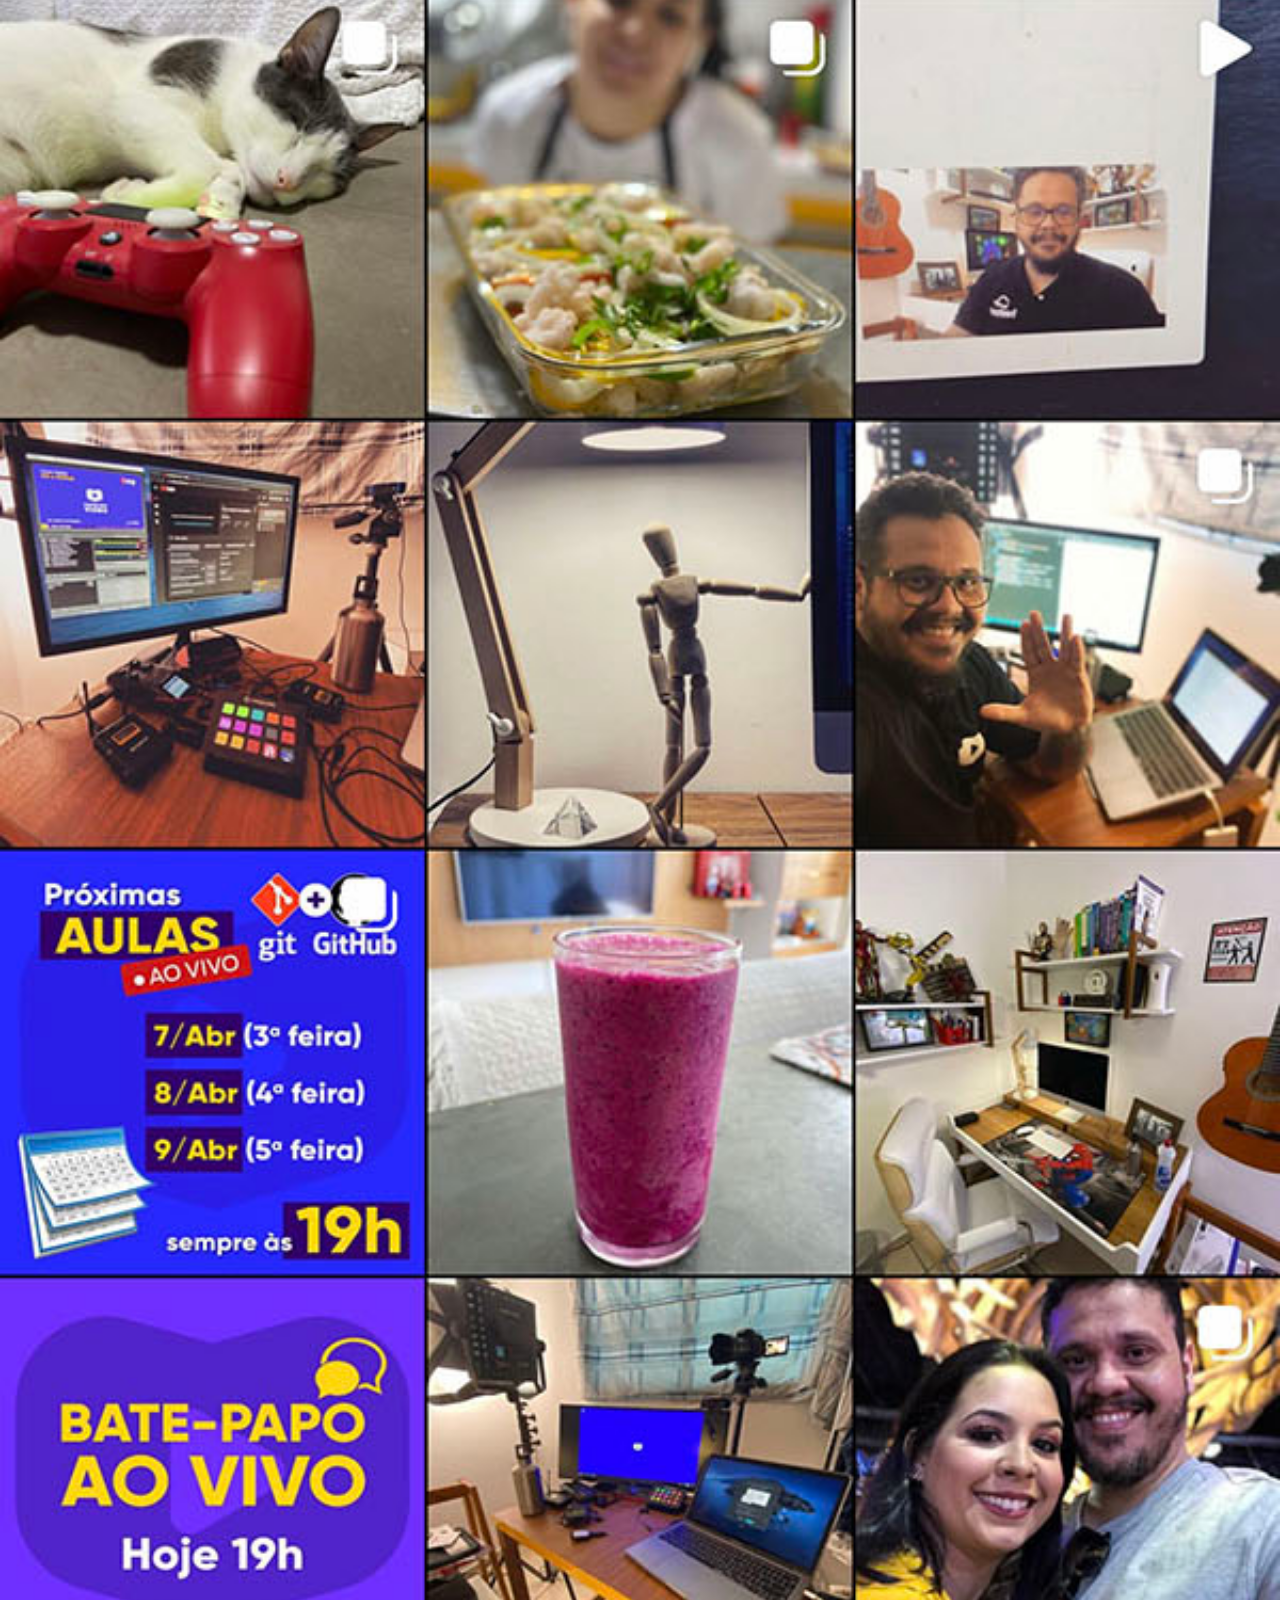
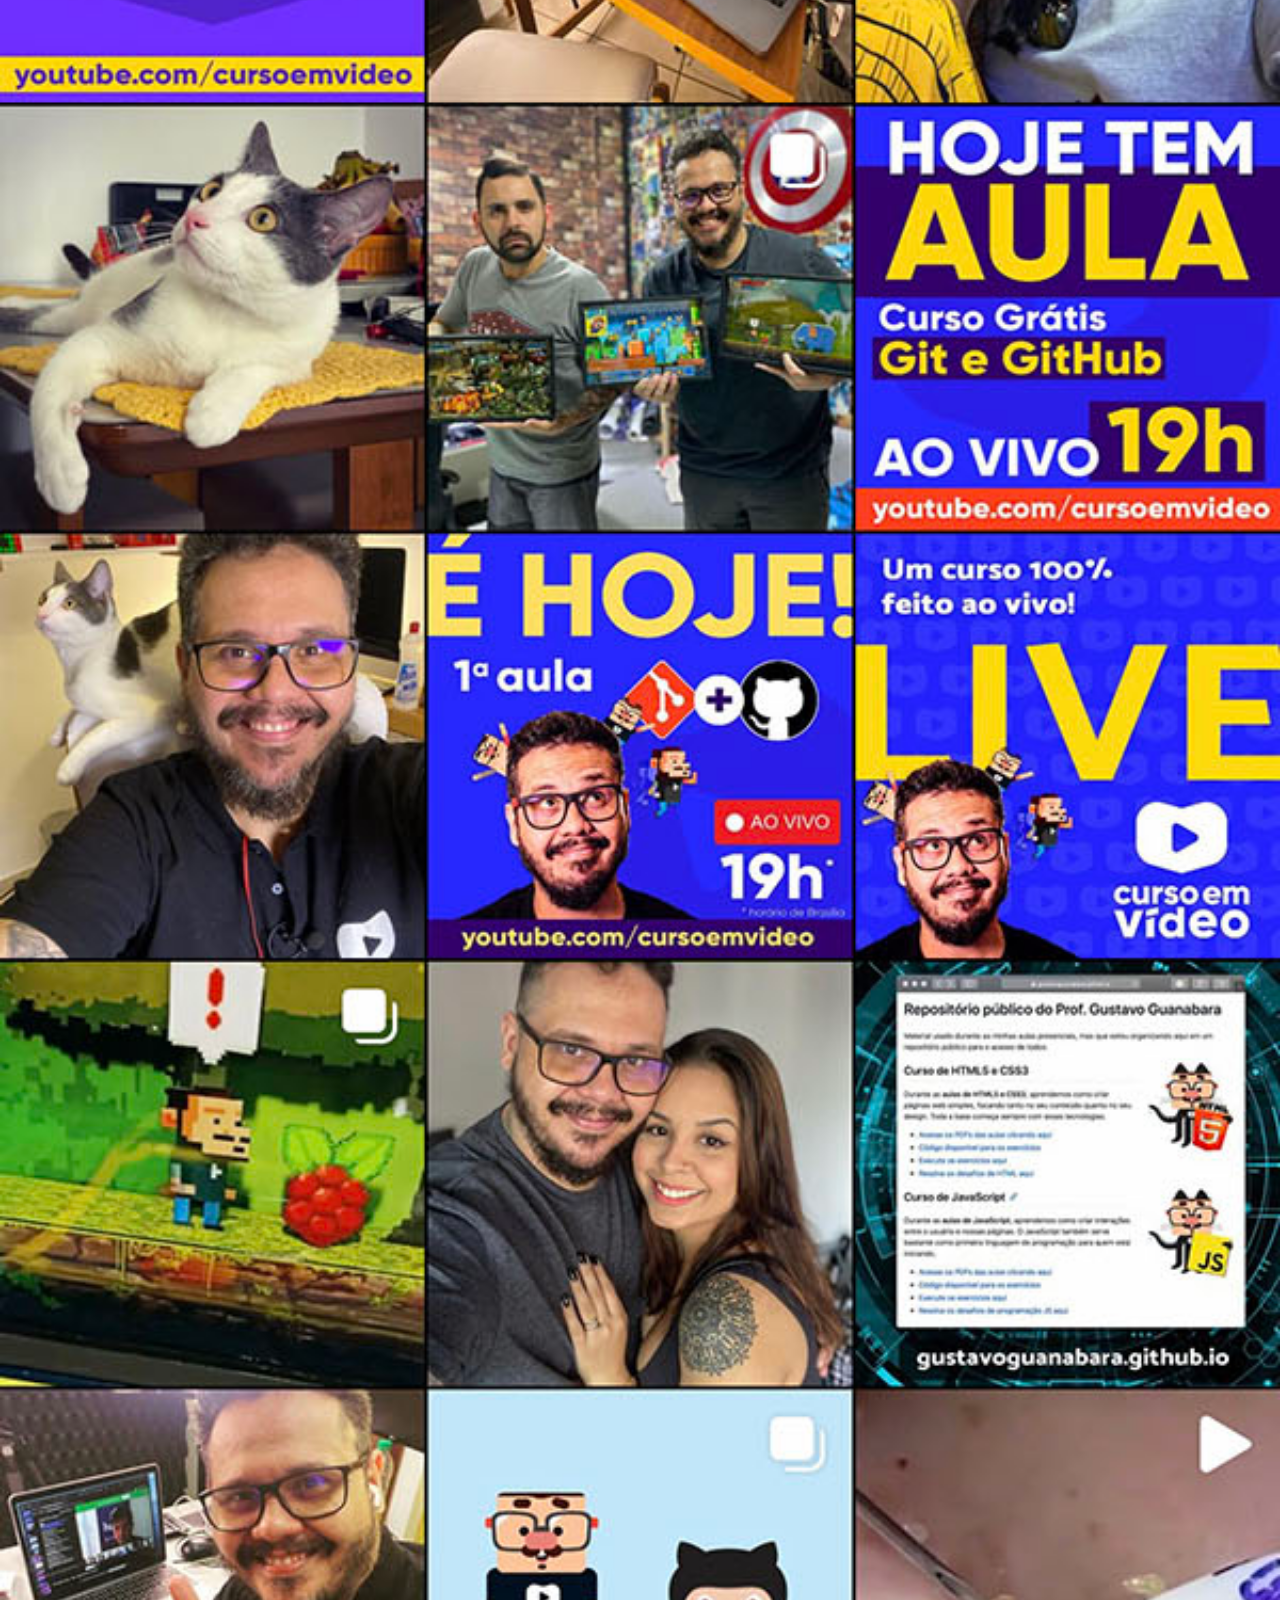
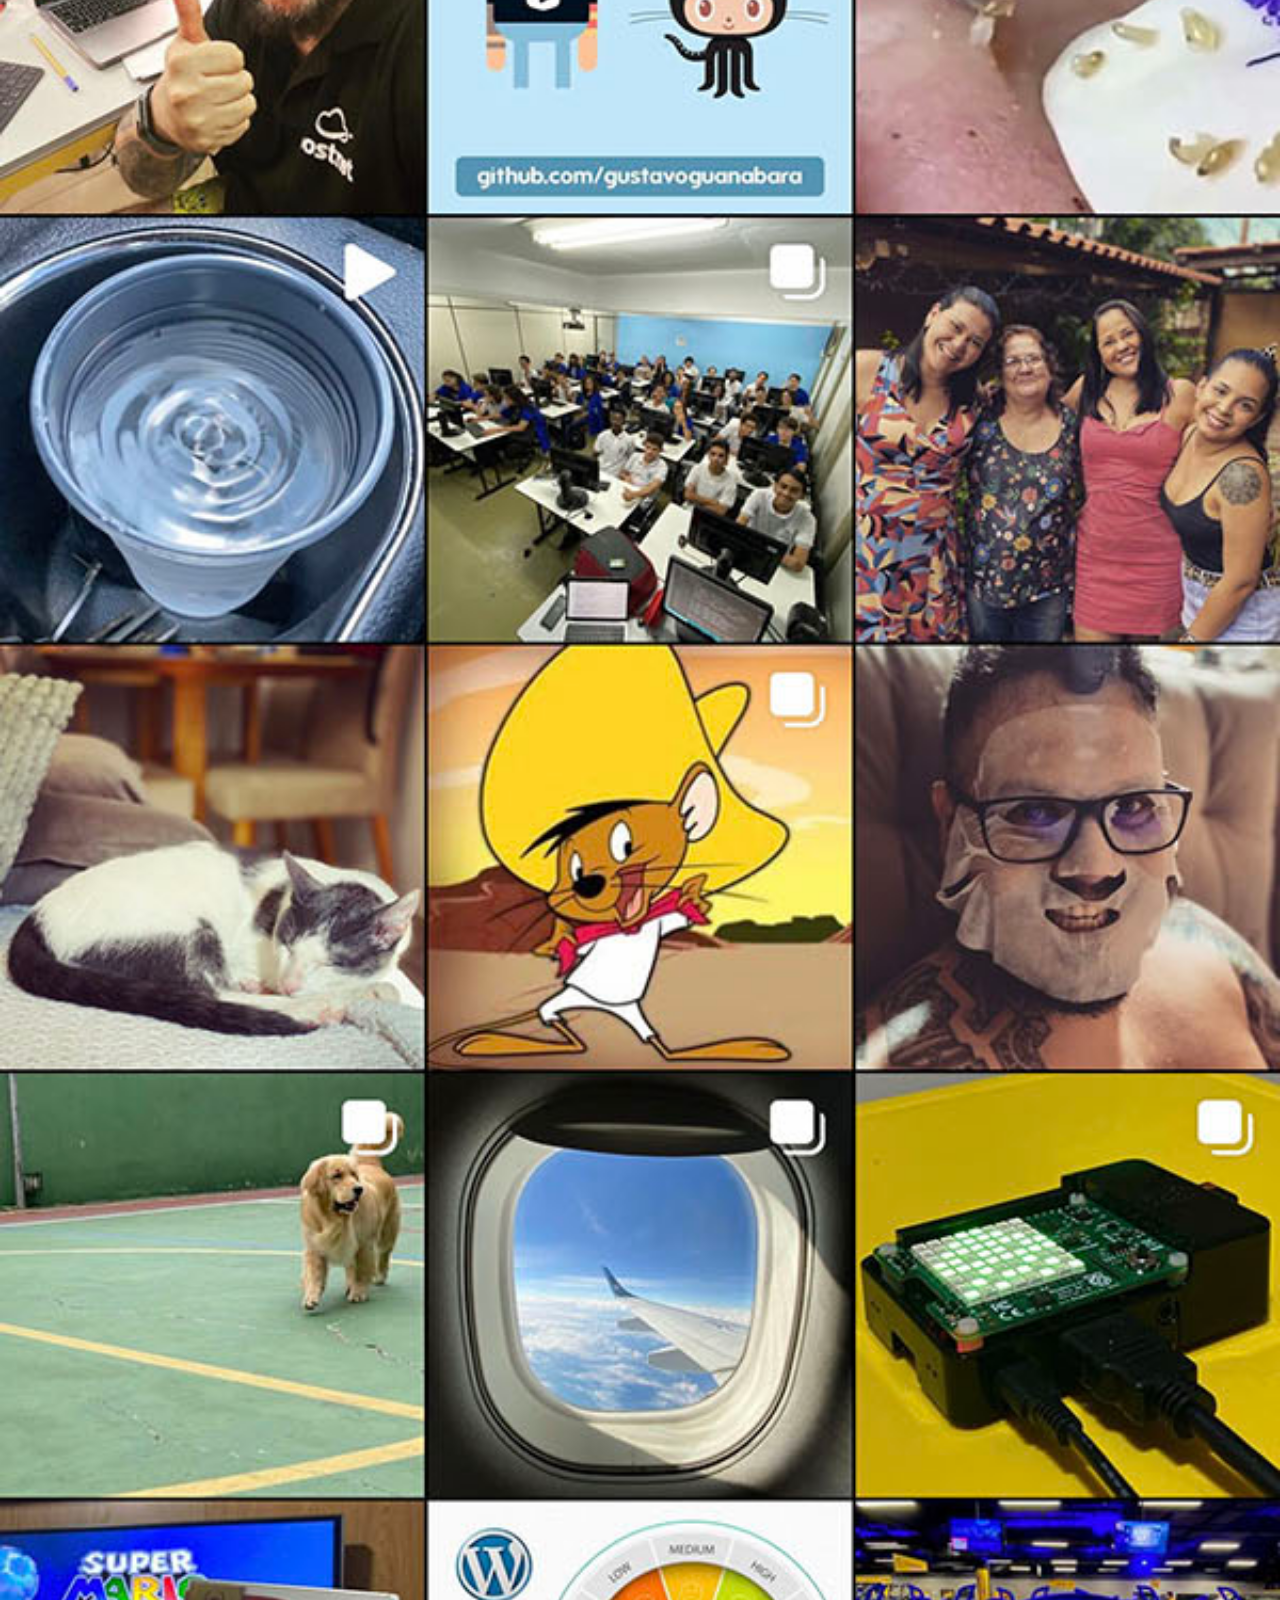
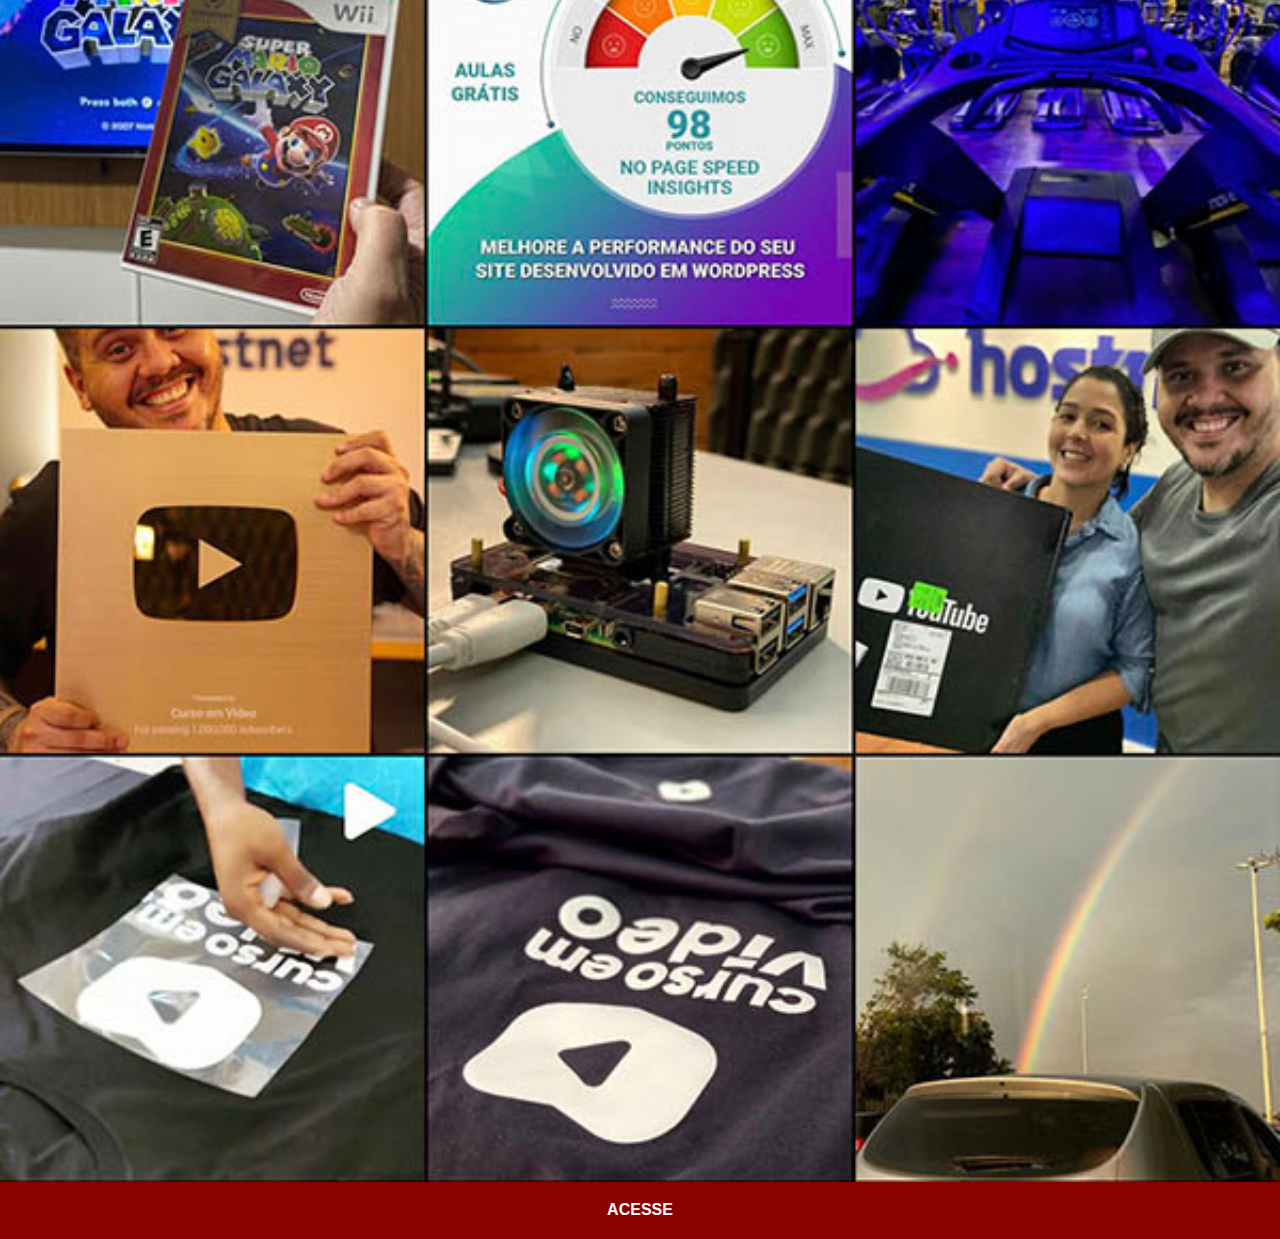
<file: instagram.html>
<!DOCTYPE html>
<html lang="en">
<head>
    <meta charset="UTF-8">
    <meta http-equiv="X-UA-Compatible" content="IE=edge">
    <meta name="viewport" content="width=device-width, initial-scale=1.0">
    <title>Instagram</title>
    <link rel="stylesheet" href="./estilos/social.css">
</head>
<body>
    <img src="./imagens/tela-instagram.jpg" alt="Intagram">
    <a href="https://instagram.com" target="_blank">ACESSE</a>
</body>
</html>
</file>
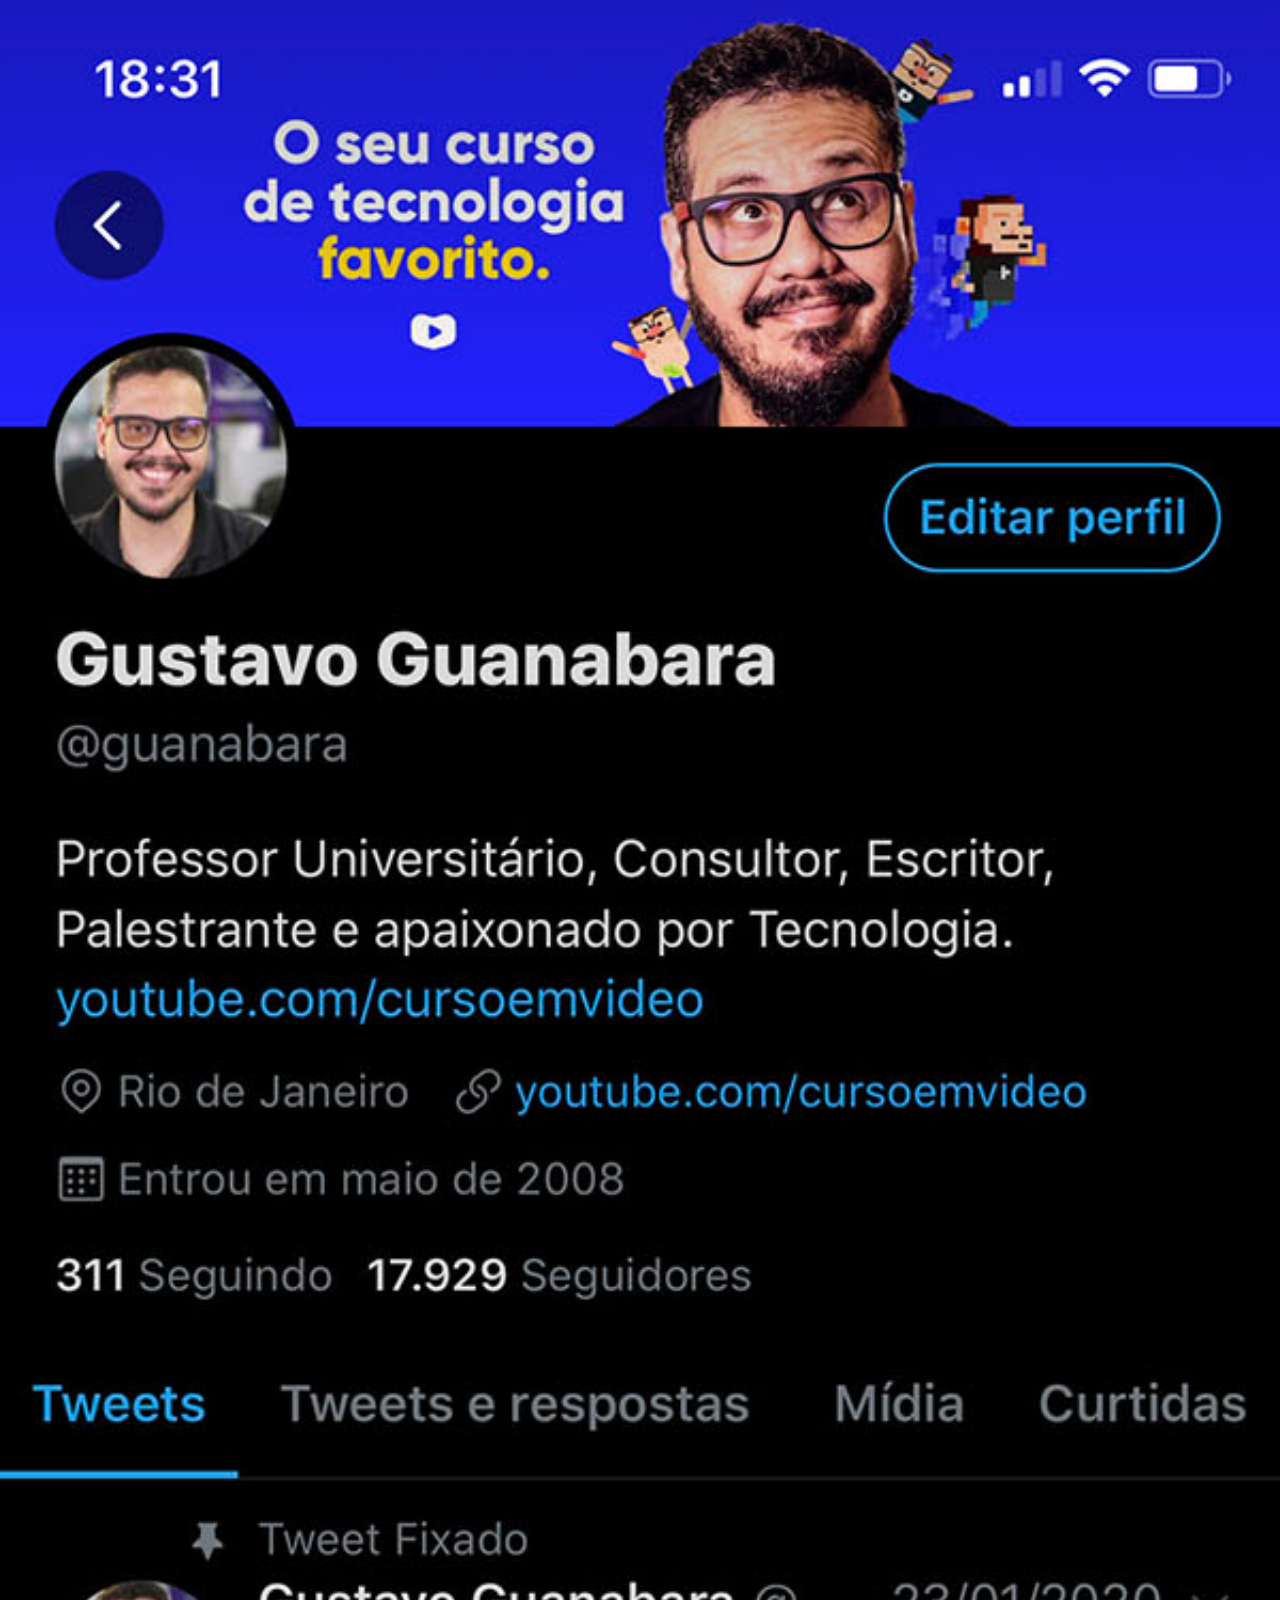
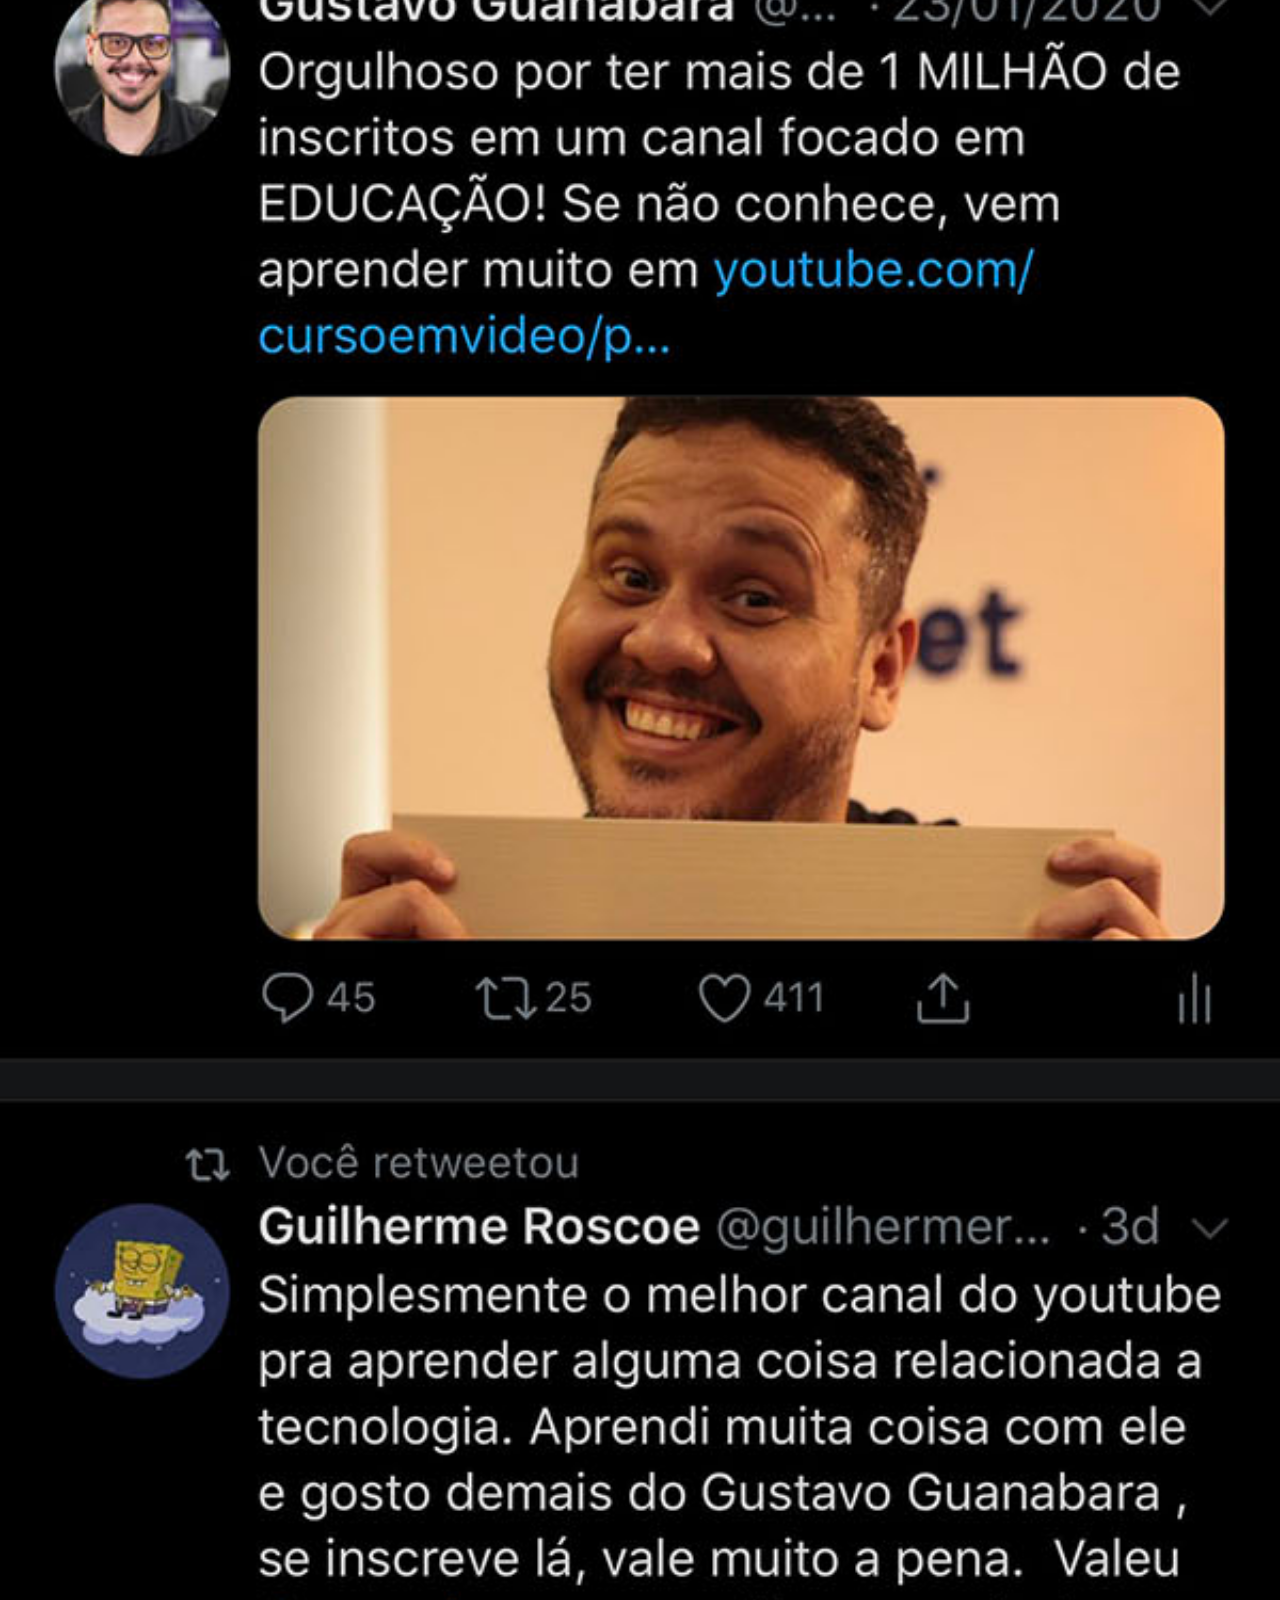
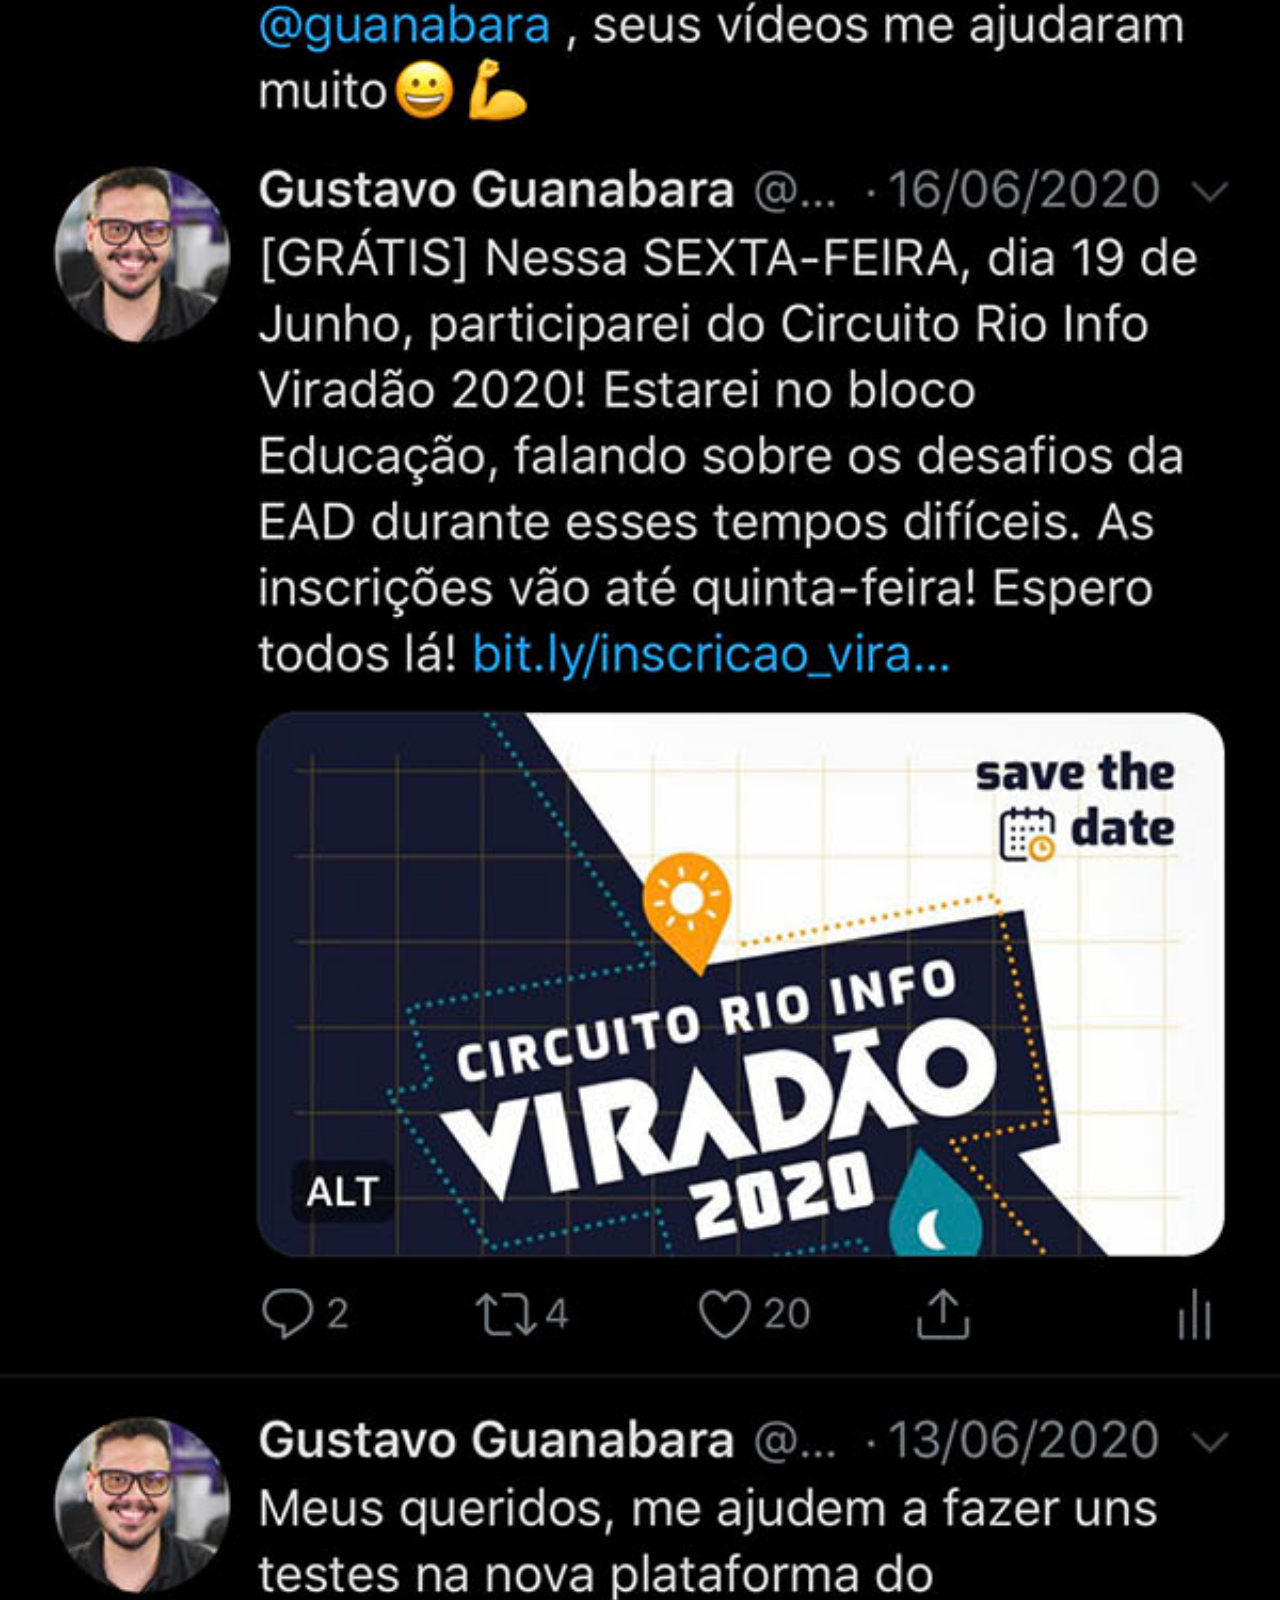
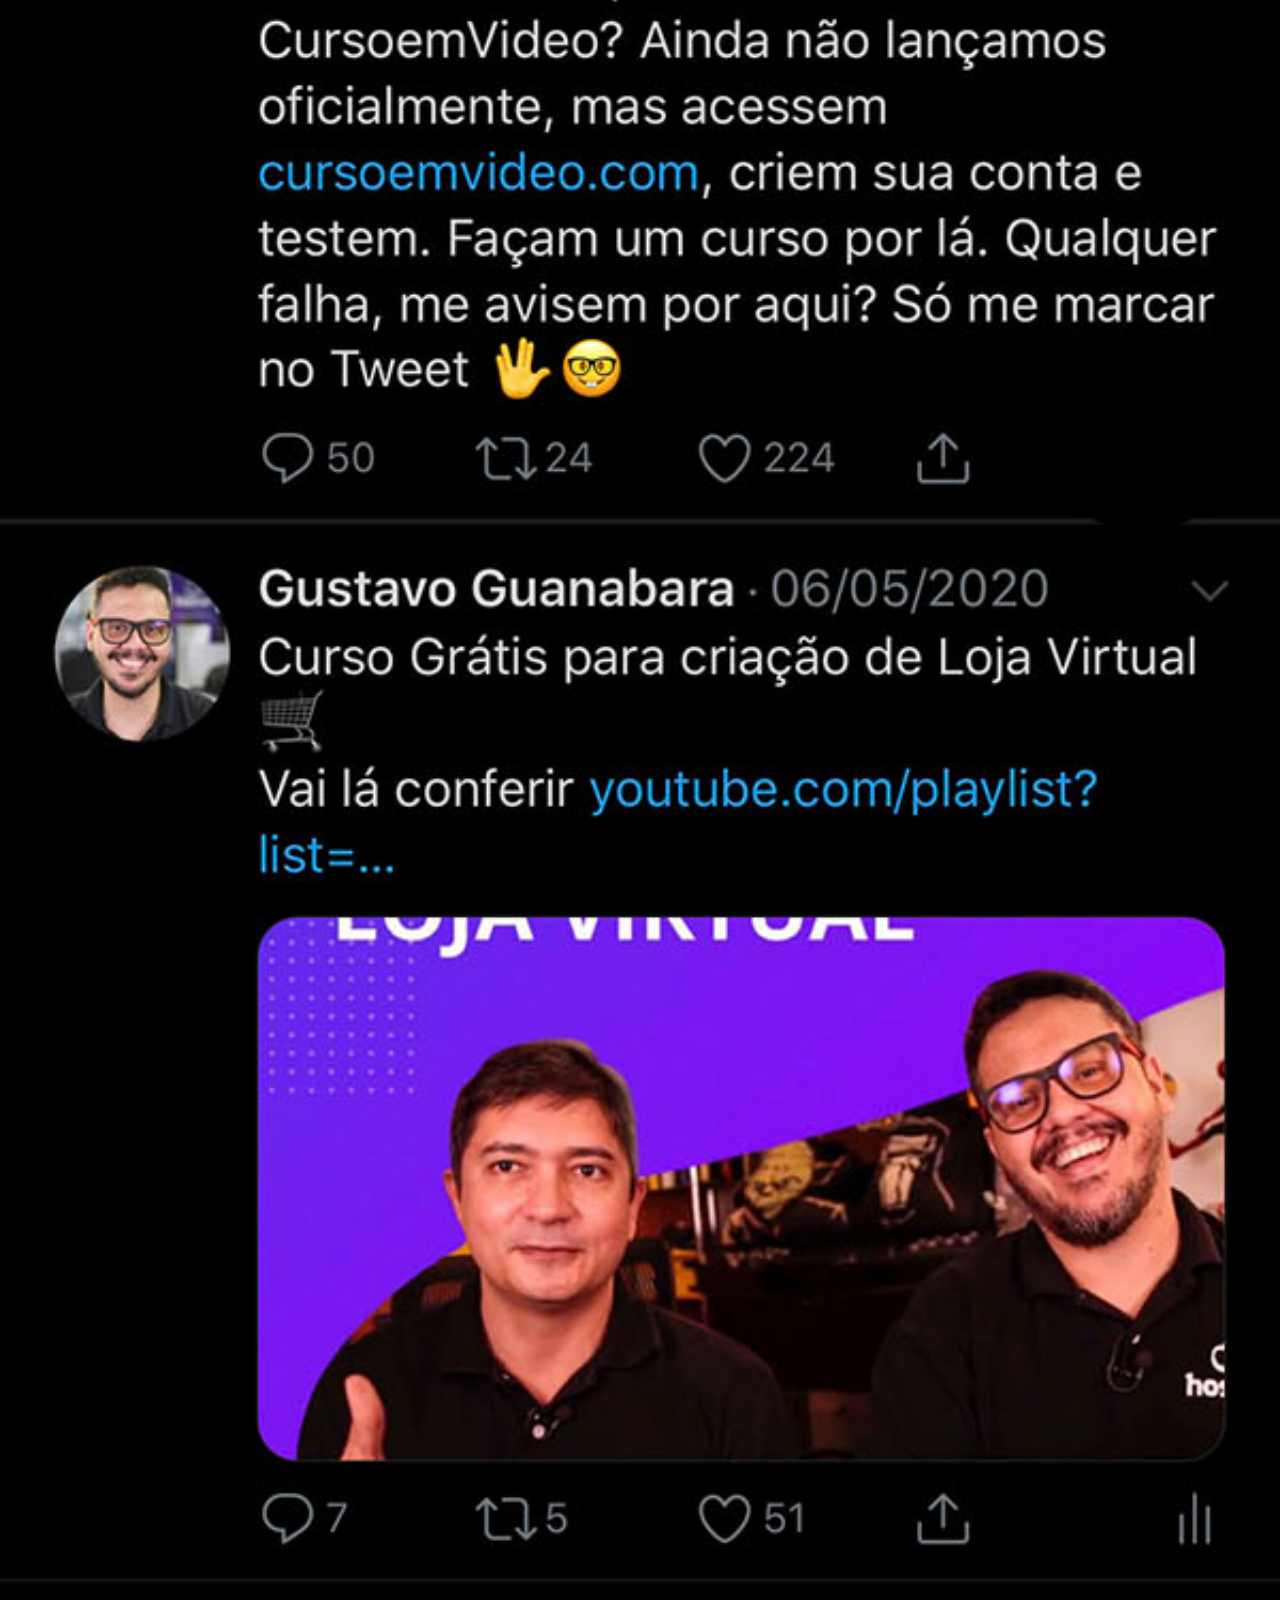
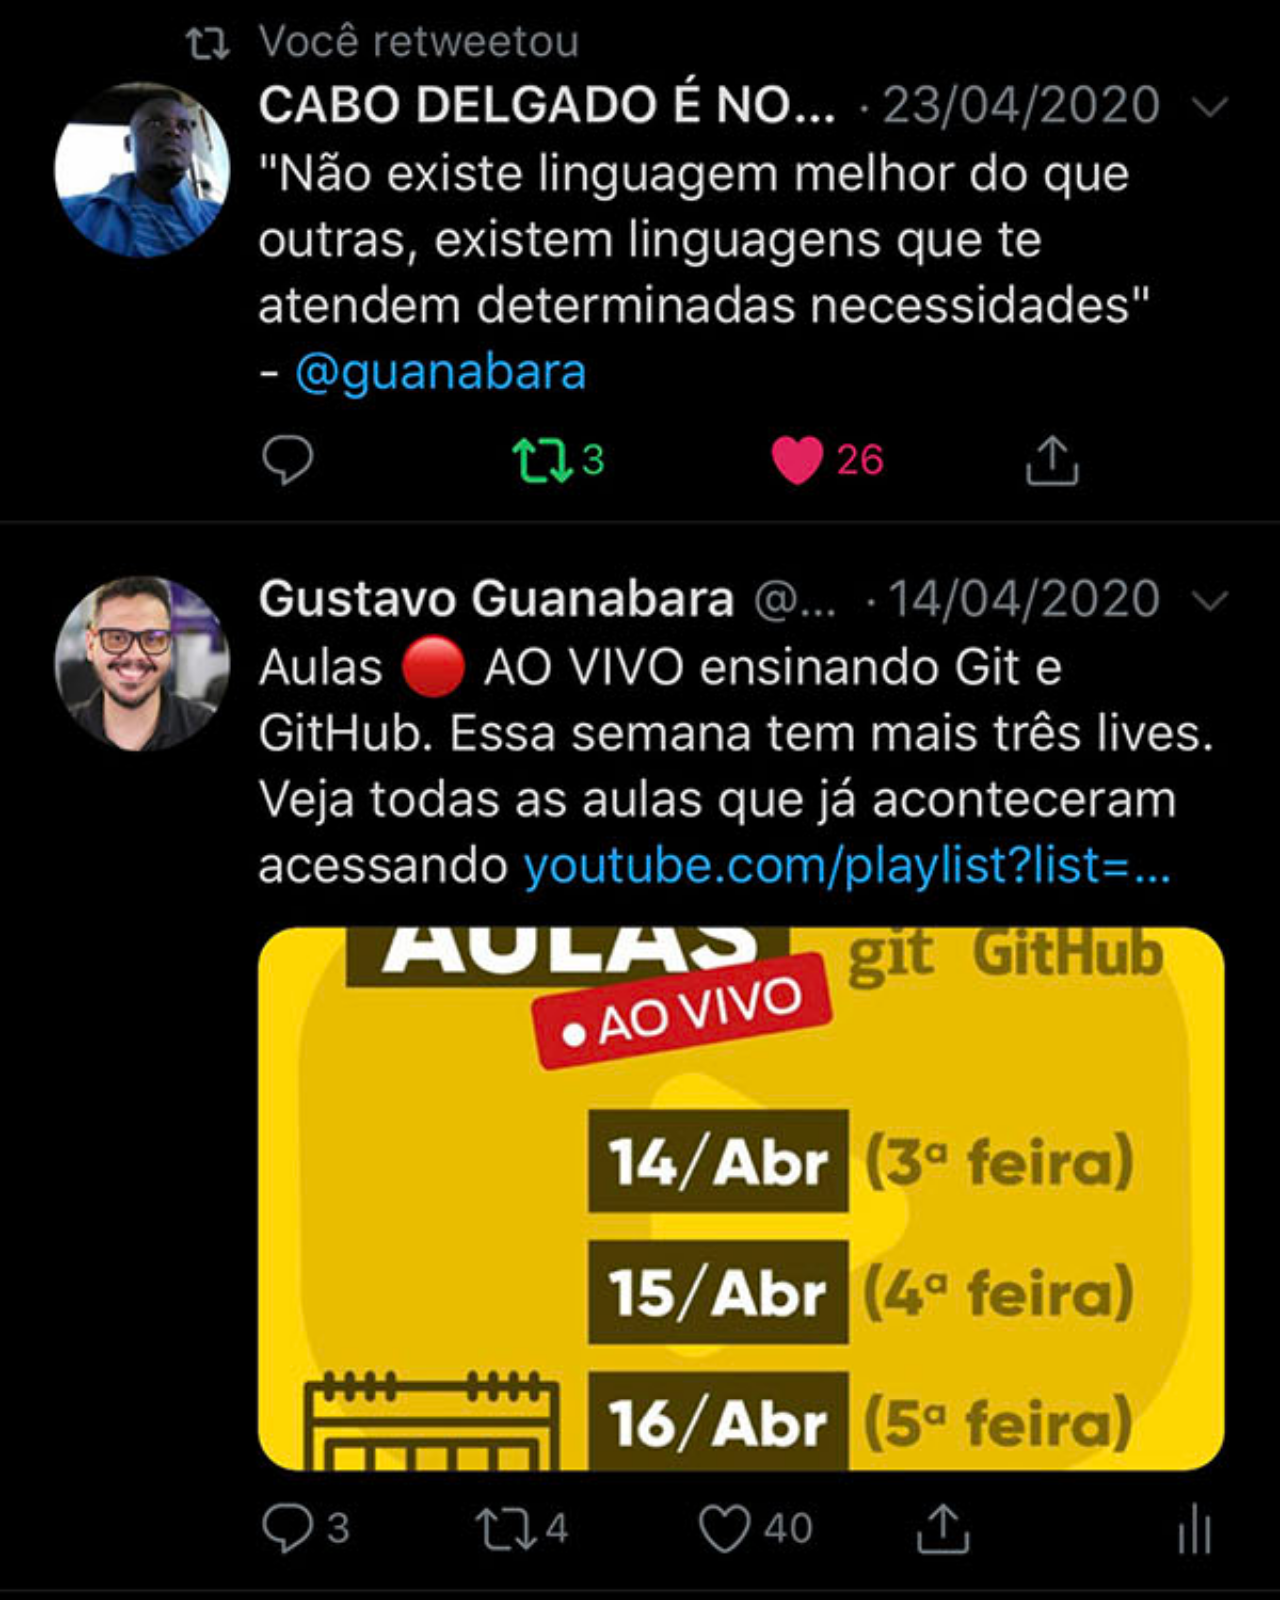
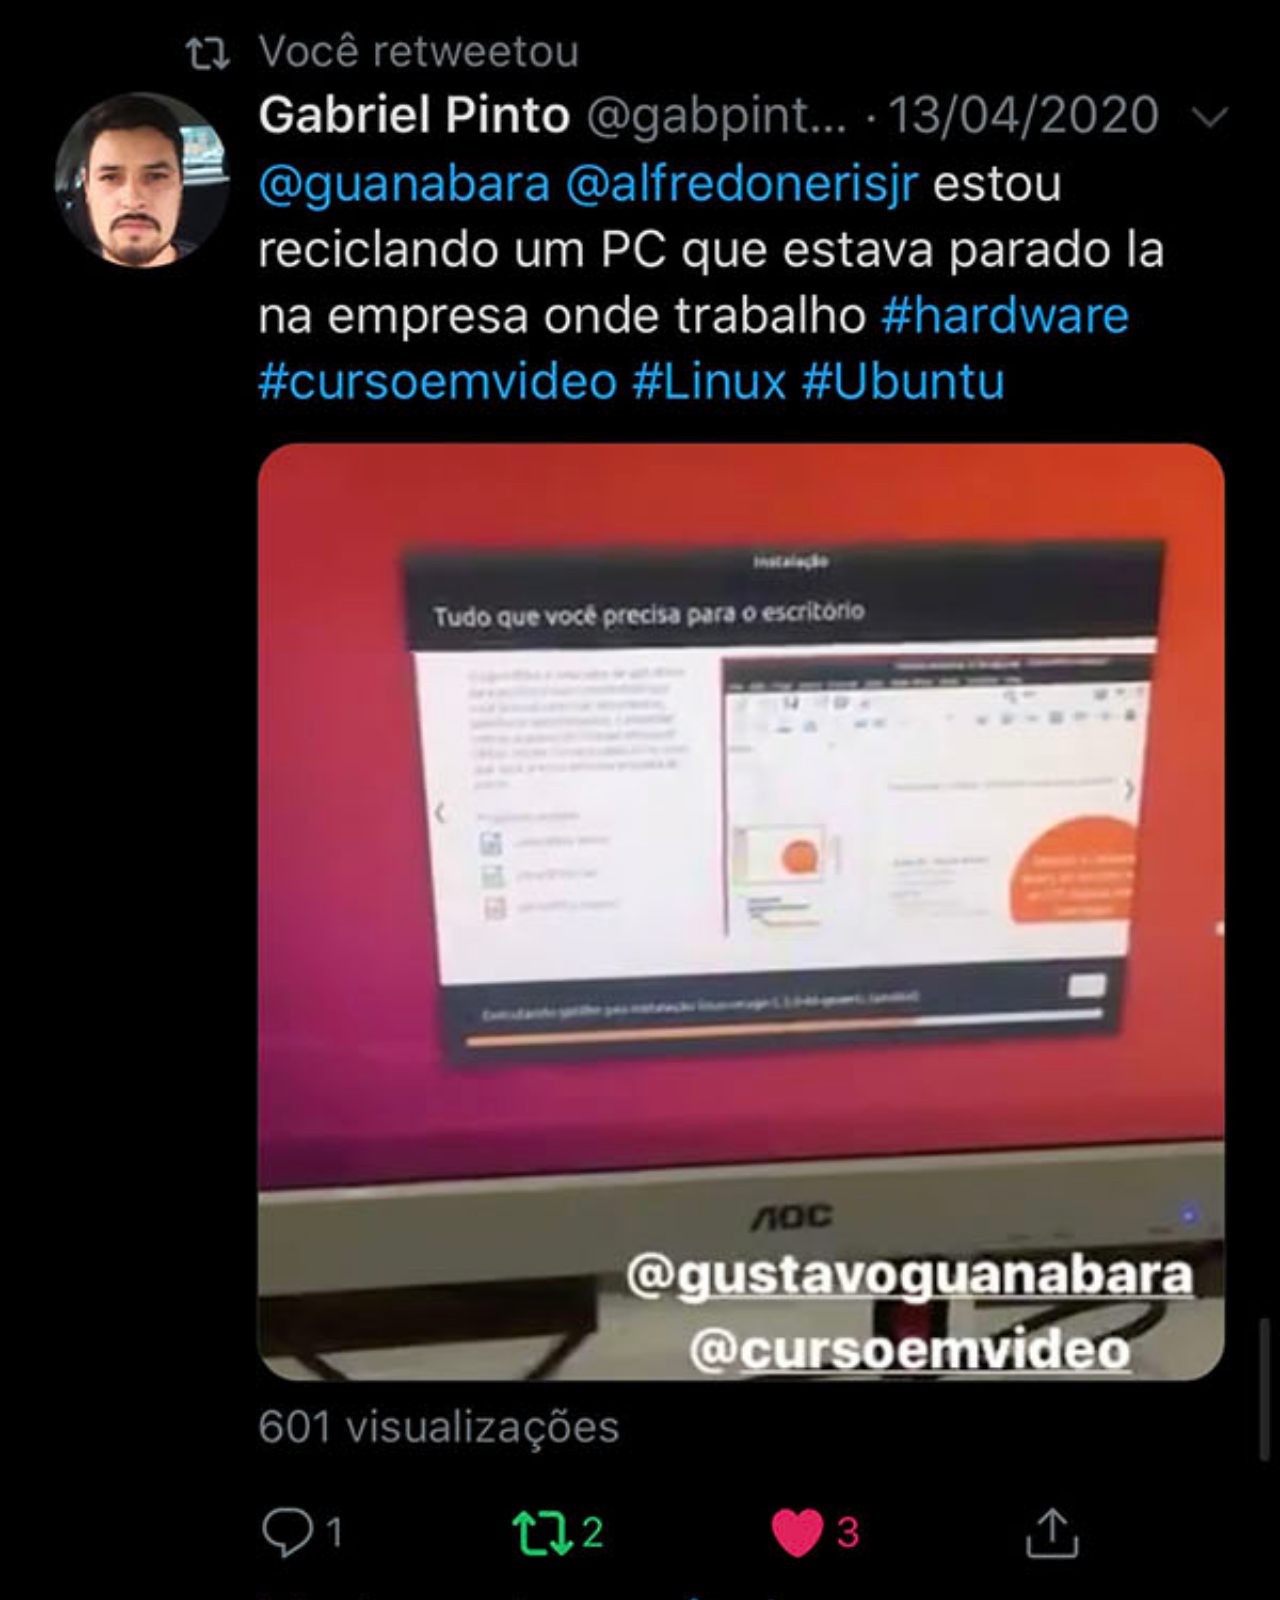
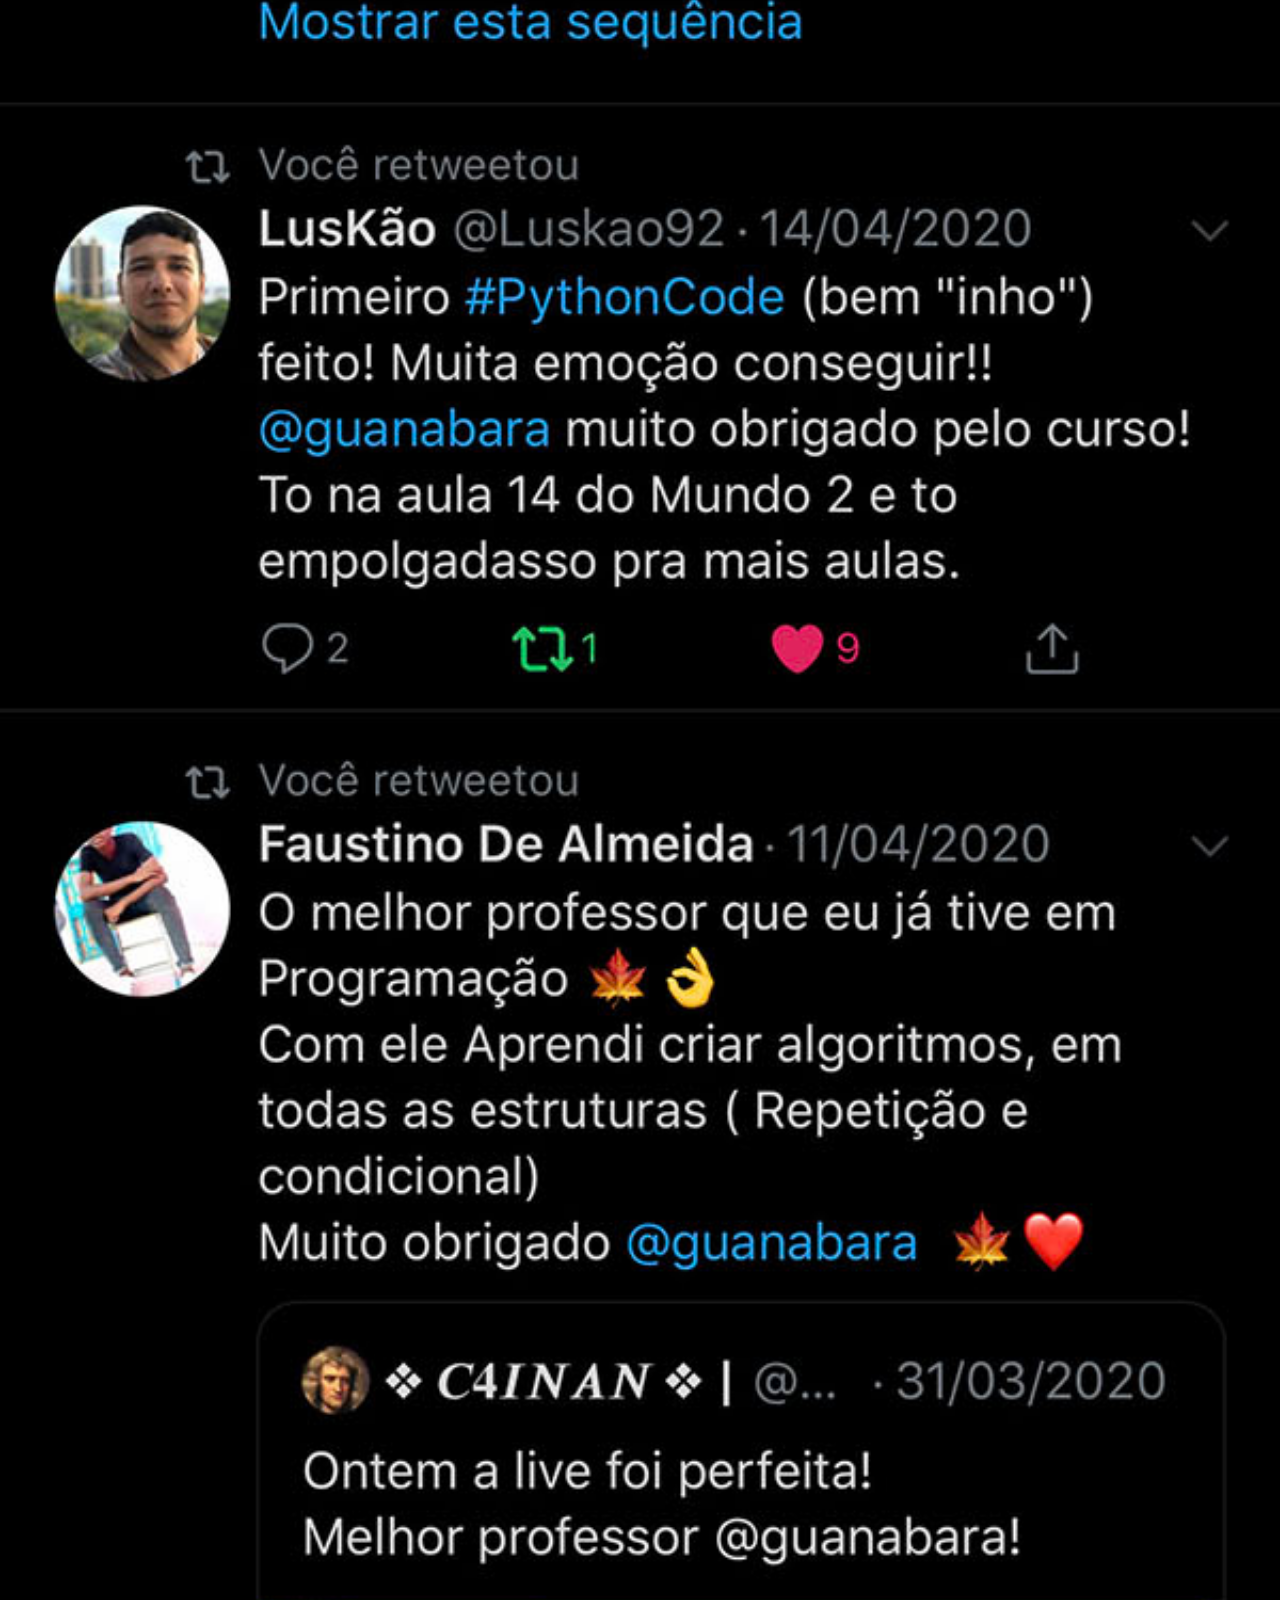
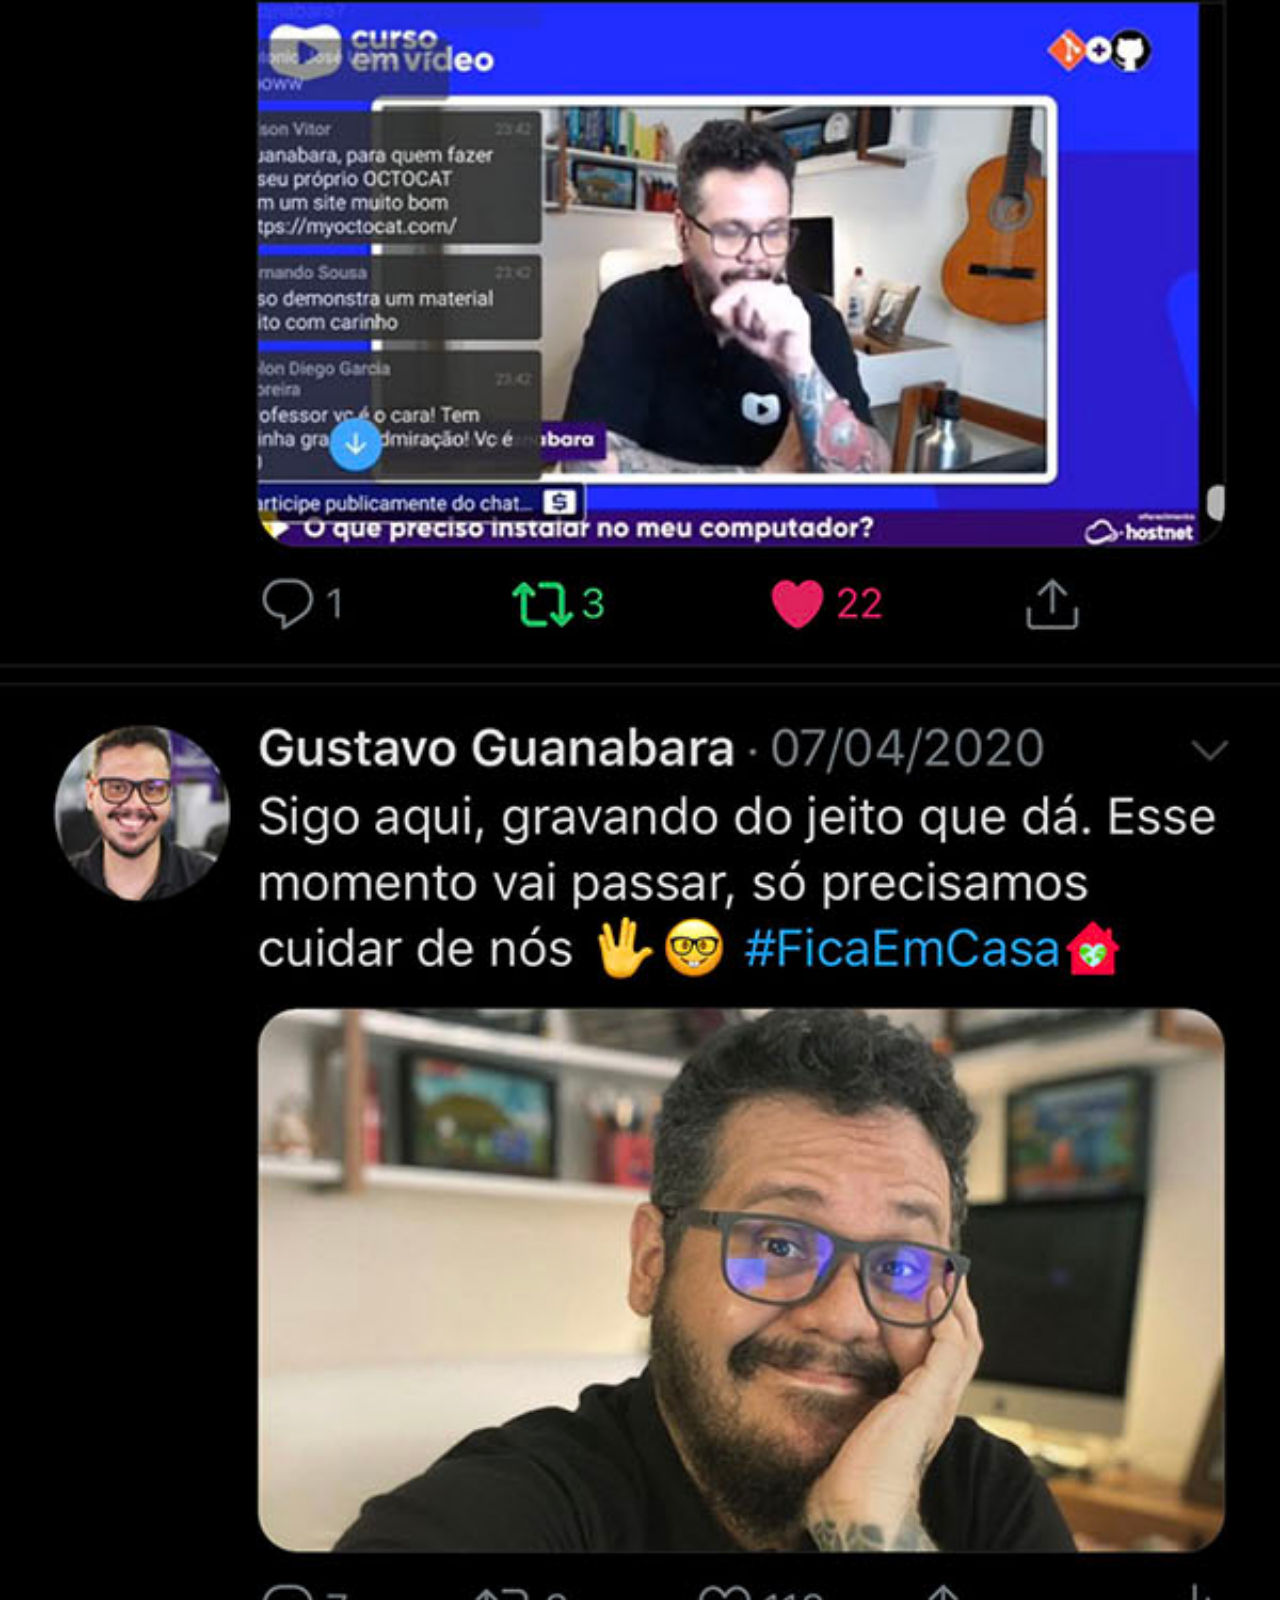
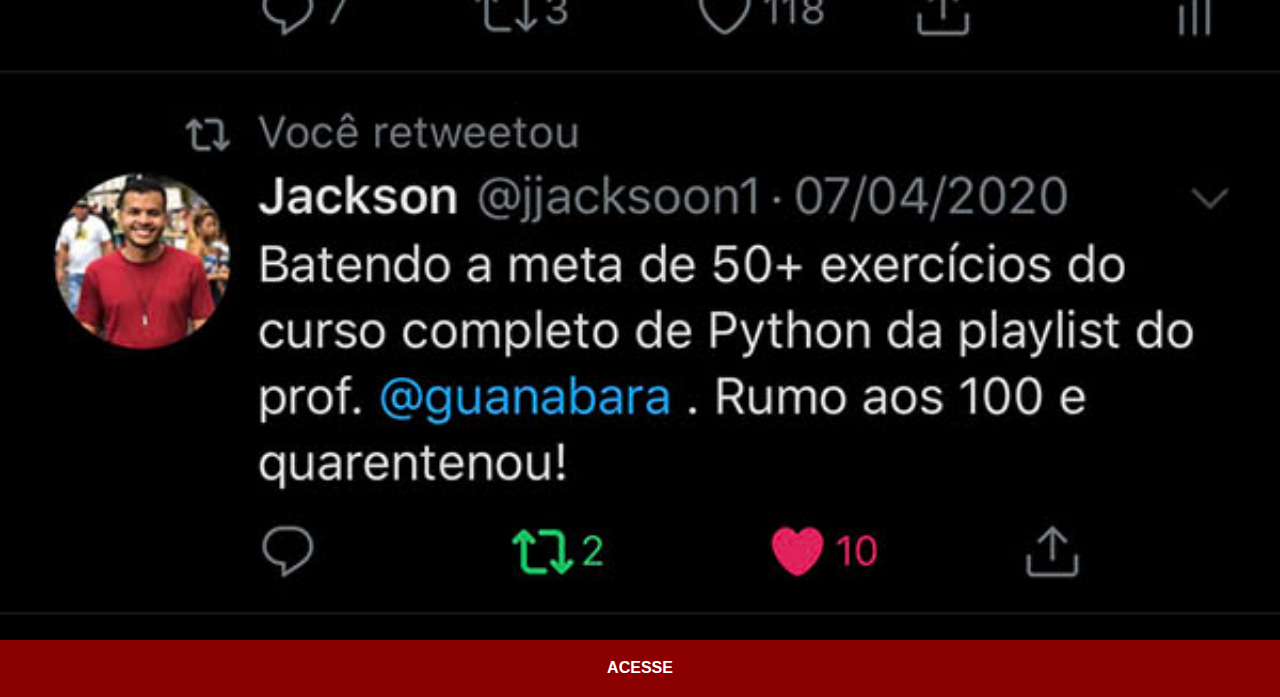
<file: twitter.html>
<!DOCTYPE html>
<html lang="en">
<head>
    <meta charset="UTF-8">
    <meta http-equiv="X-UA-Compatible" content="IE=edge">
    <meta name="viewport" content="width=device-width, initial-scale=1.0">
    <title>Twitter</title>
    <link rel="stylesheet" href="./estilos/social.css">
</head>
<body>
    <img src="./imagens/tela-twitter.jpg" alt="Twitter">
    <a href="https://twitter.com/" target="_blank">ACESSE</a>
</body>
</html>
</file>
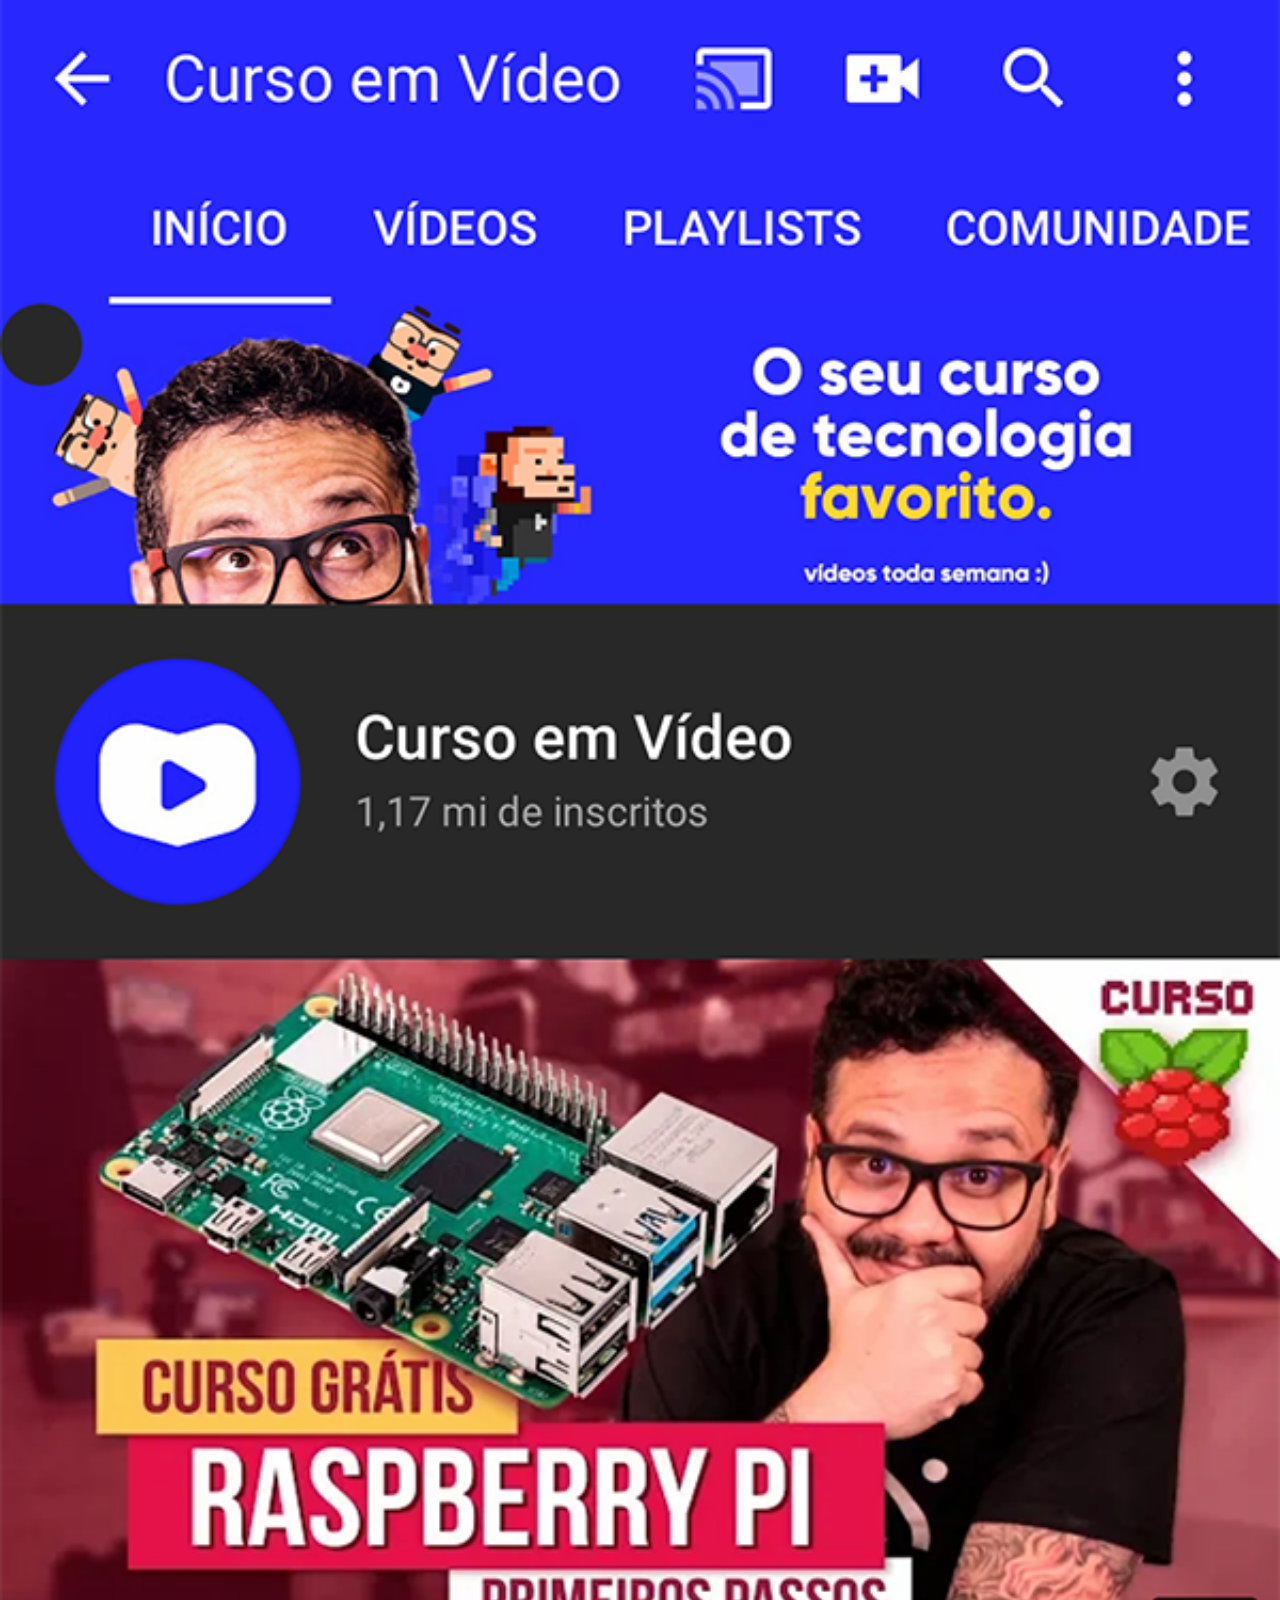
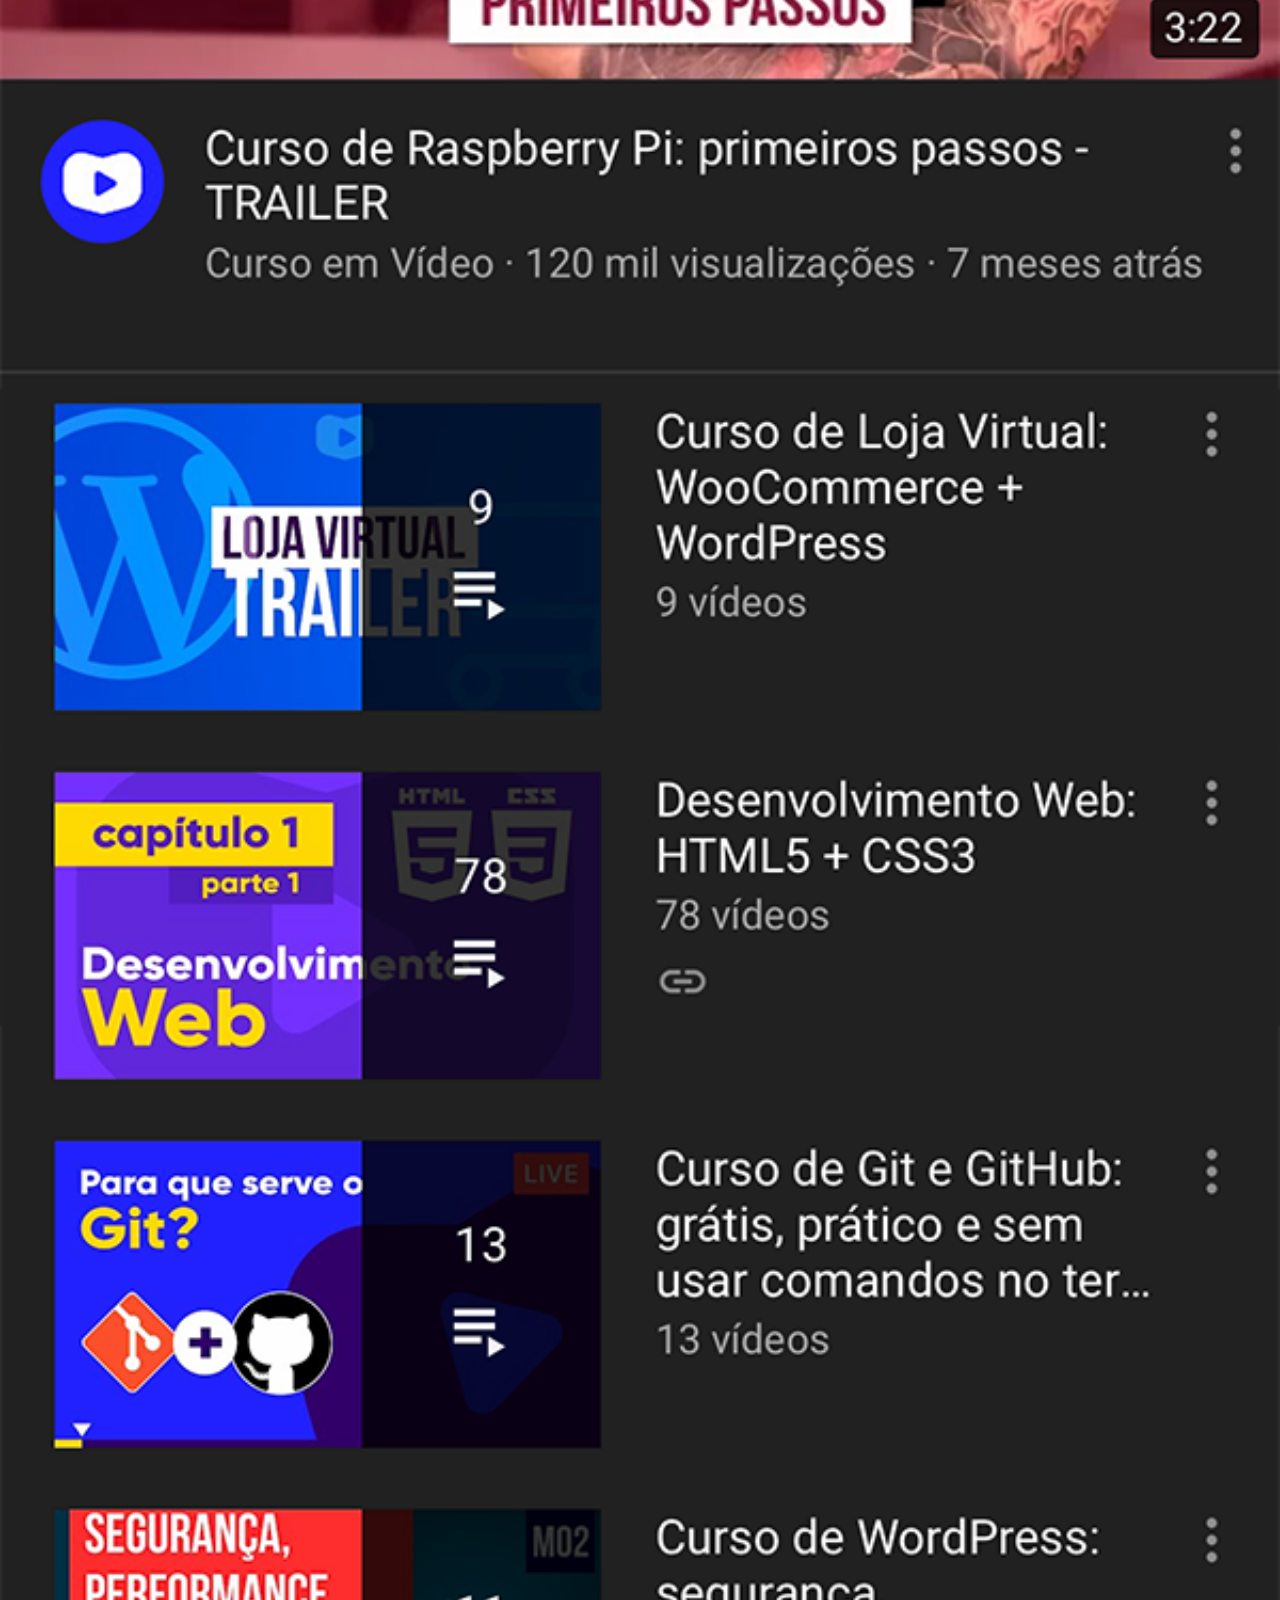
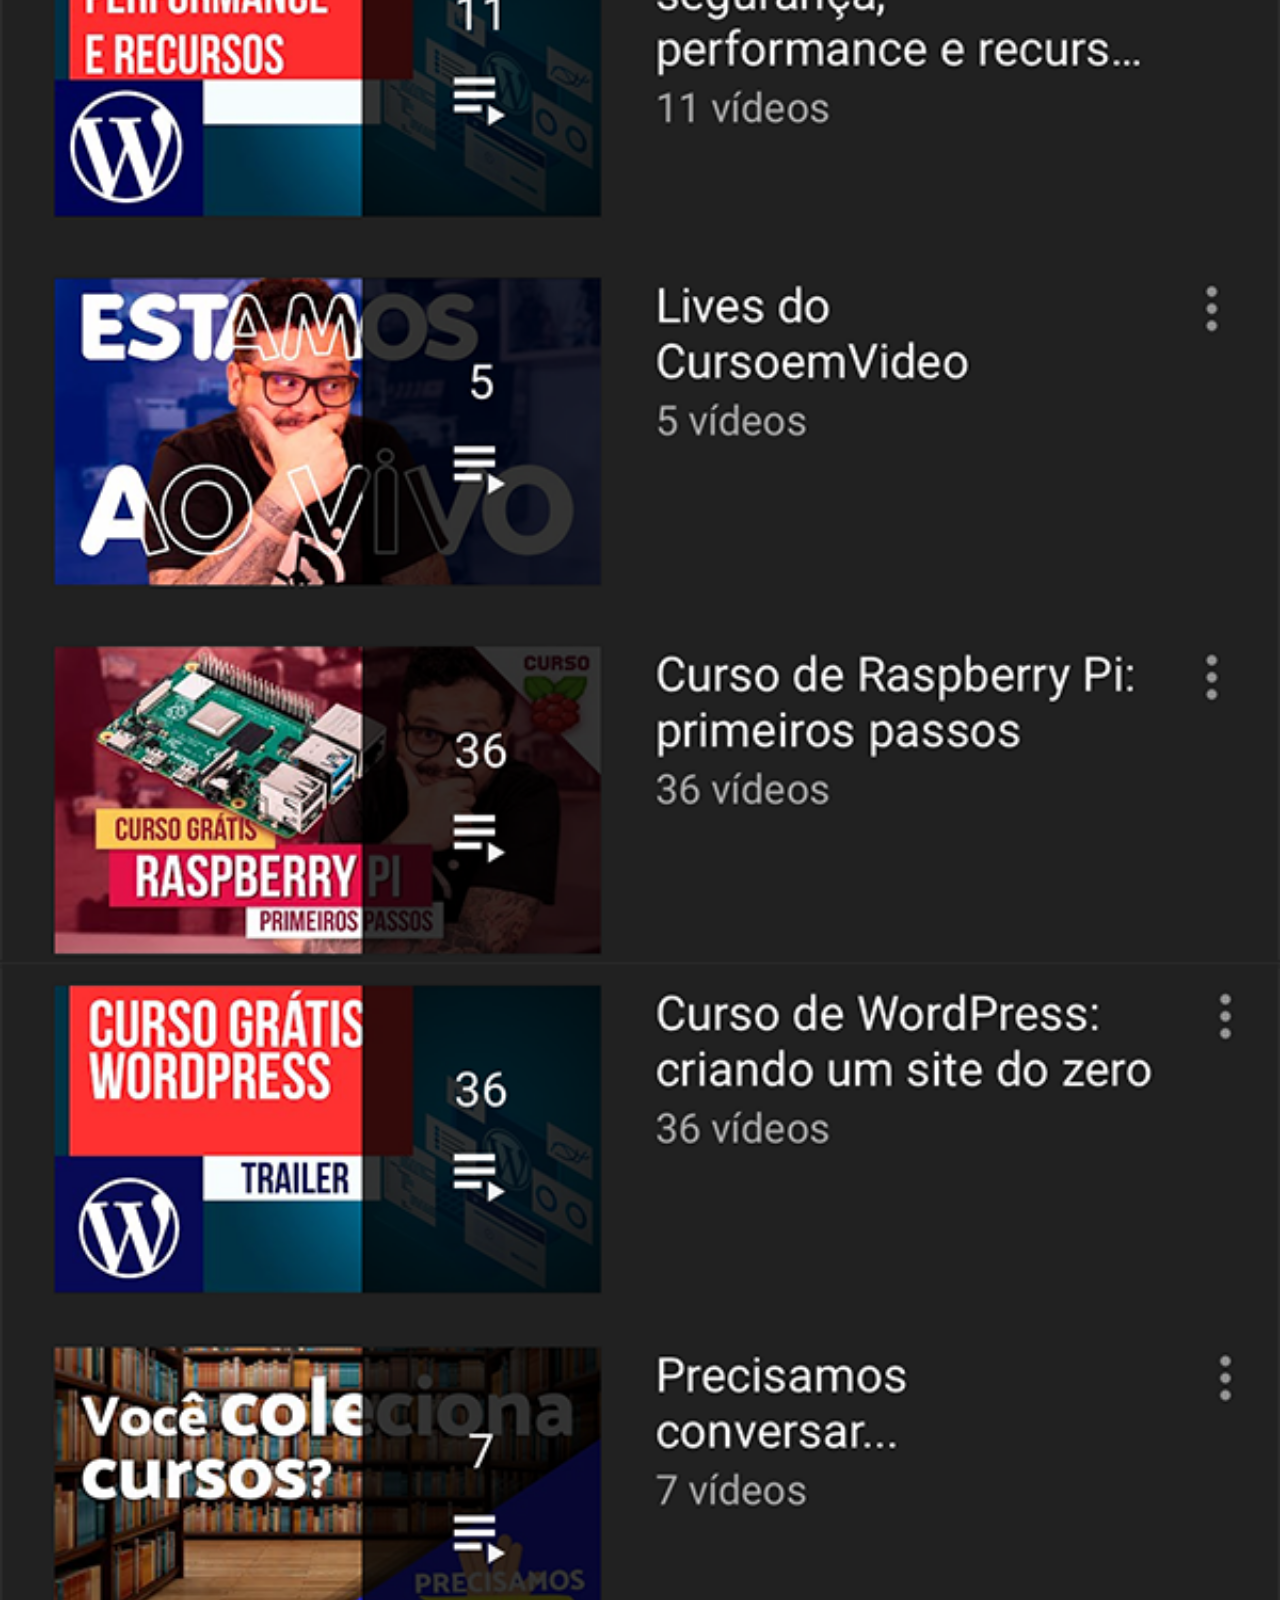
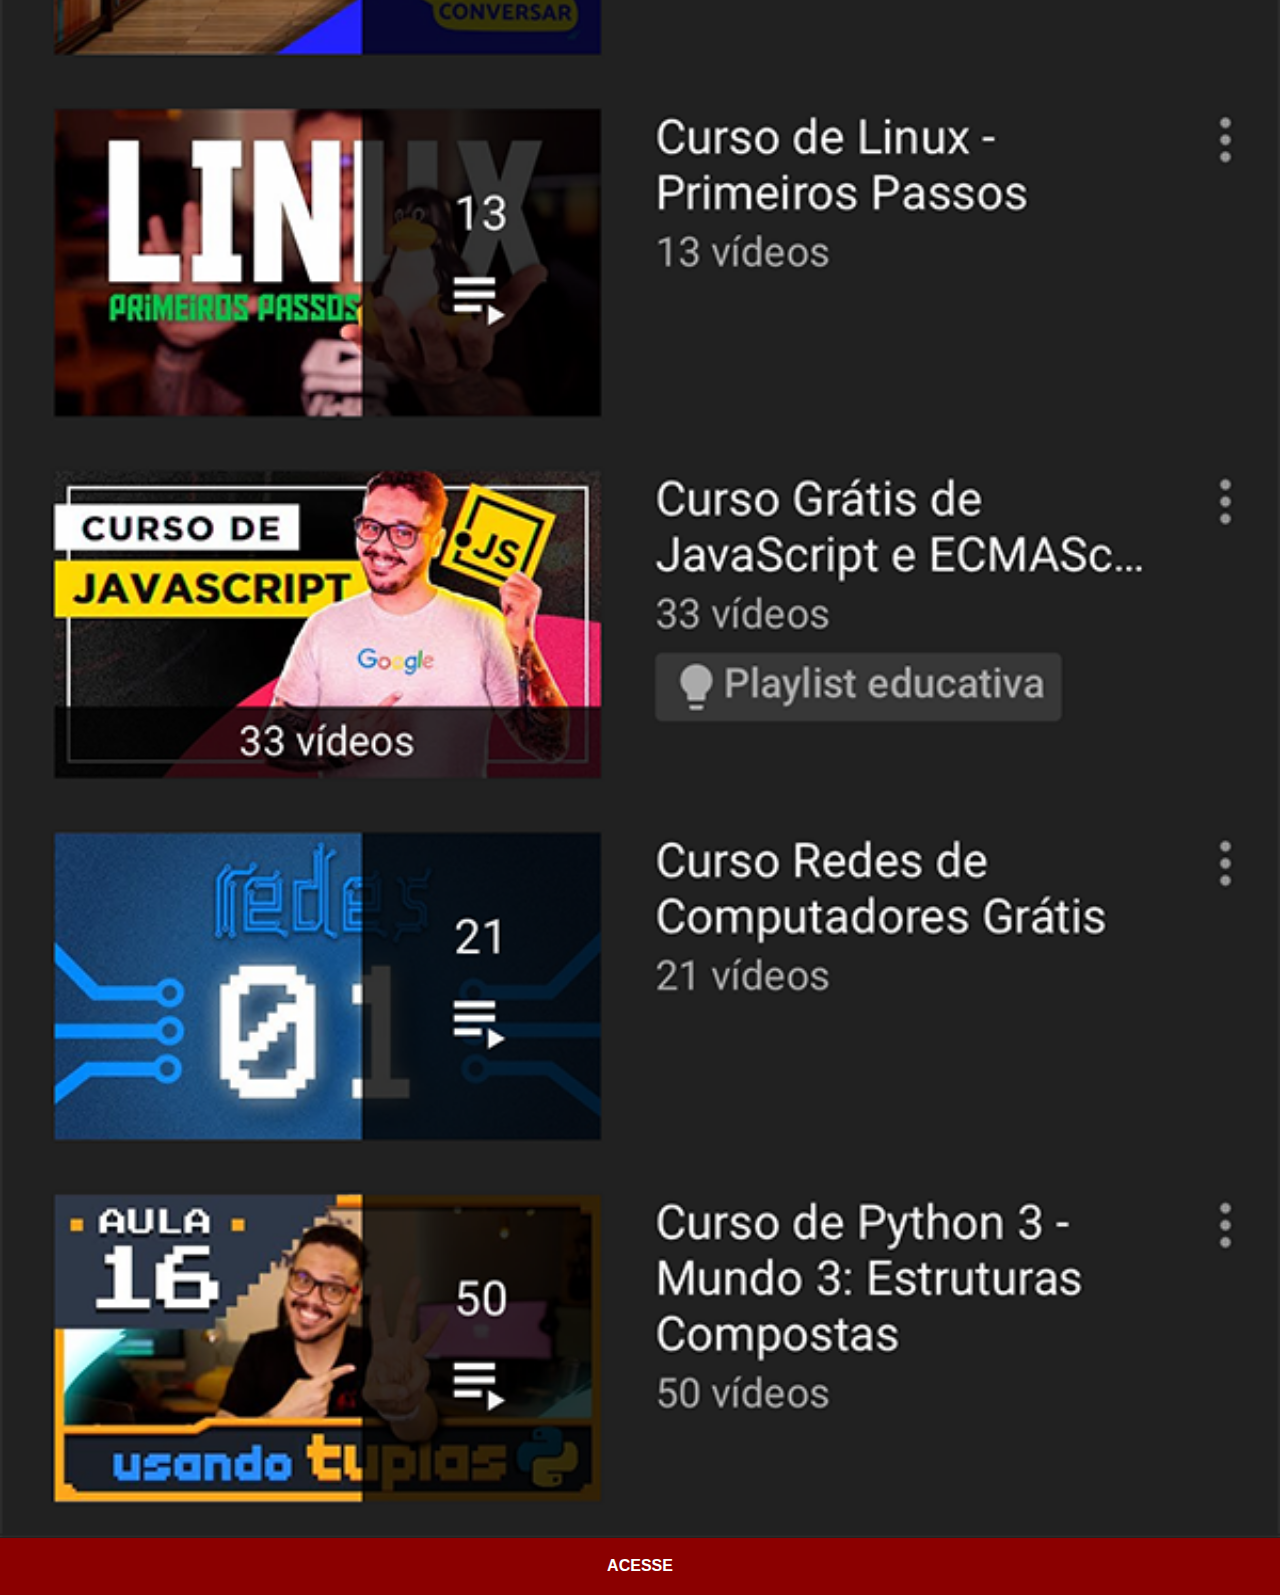
<file: youtube.html>
<!DOCTYPE html>
<html lang="pt-br">

<head>
    <meta charset="UTF-8">
    <meta http-equiv="X-UA-Compatible" content="IE=edge">
    <meta name="viewport" content="width=device-width, initial-scale=1.0">
    <link rel="stylesheet" href="./estilos/social.css">
    <title>youtube</title>
</head>

<body>
    <img src="./imagens/tela-youtube.png" alt="YouTube">
    <a href="https://www.youtube.com/c/CursoemV%C3%ADdeo/playlists" target="_blank">ACESSE</a>

</body>

</html>
</file>
<file: estilos/stylesheet.css>
@charset "UTF-8";

* {
    margin: 0;
    padding: O;
    box-sizing: border-box;
    font-family: Arial, Helvetica, sans-serif;
}

html, body{
    height: 100vh;
    width: 100vw;
    background-color: black;
}

body{
    background-image: url("../imagens/fundo-madeira.jpg");
    background-repeat: no-repeat;
    background-position: top center;
    background-size: cover;
    background-attachment: fixed;
    
}

main{
    position: relative;
    height: 100vh;
}

section#telefone{
    position:absolute;
    top: 50%;
    left: 50%;
    transform: translate(-50%, -50%);
    height: 627px;
    width: 311px;
    background-image: url("../imagens/frame-iphone.png");
}

iframe#tela {
    position: relative;
    top: 80px;
    left: 22px;
    height: 472px;
    width: 268px;
    
}
section#redes-socias{
    text-align: right;
}

section#redes-socias img {
    width: 50px;
    margin: 10px;
    border-radius: 50%;
    box-shadow: 2px 2px 5px rgba(0, 0, 0, 0.478);
    
}

section#redes-socias img:hover {
    border: 2px solid rgba(255, 255, 255, 0.573);
    transform: translate(-3px, -3px);
    transition: trasnform 0.2s, border 0.3s;
    box-shadow: 5px 5px 10px rgba(0, 0, 0, 0.626);
}

button{
    margin: 10px;
    width: 50px;
    height: 50px;
    border-radius: 50%;
    border: none;
    padding: 0px;
    box-shadow: 2px 2px 5px rgba(0, 0, 0, 0.478);
    
    text-align: center;
    font-weight: bolder;
    color: white;
    background-image: url("../imagens/logo-facebook.jpg");
    background-size: cover;
}
button:hover {
    border: 2px solid rgba(255, 255, 255, 0.573);
    transform: translate(-3px, -3px);
    transition: transform 0.2s, border 0.5s;
    box-shadow: 5px 5px 10px rgba(0, 0, 0, 0.626);
}
</file>
<file: estilos/social.css>
@charset "UTF-8";
::-webkit-scrollbar{
    width: 0px;
    height: 0px;    
}
* {
    margin: 0px;
    padding: 0px;
    box-sizing: border-box;
    font-family: Arial, Helvetica, sans-serif;
}

img {
    margin: 0px;
    width: 100vw;
    margin-bottom: 0px;
}

a {
    margin-top: -5px;
    display: block;
    background-color: darkred;
    padding: 20px;
    color: white;
    text-align: center;
    font-weight: bolder;
    text-decoration: none;

}

a:hover {
    background-color: red;
}
</file>
